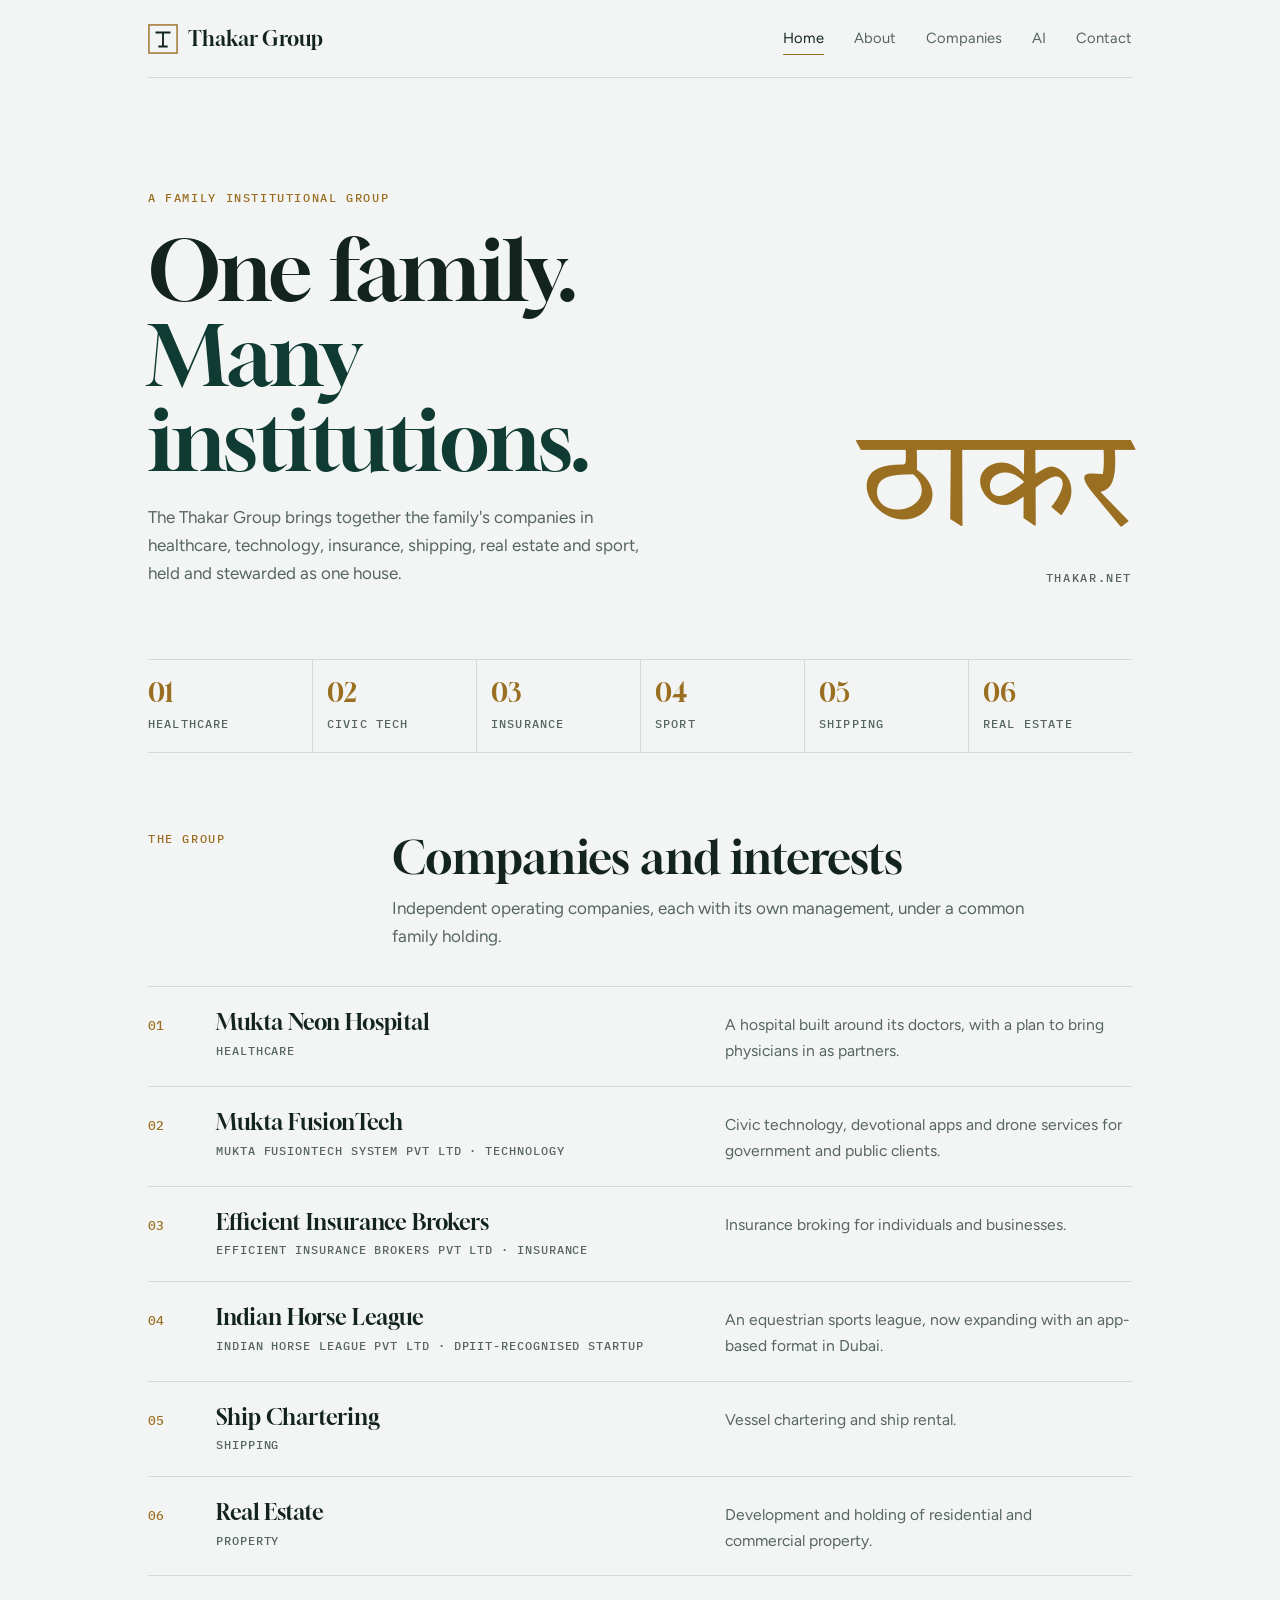
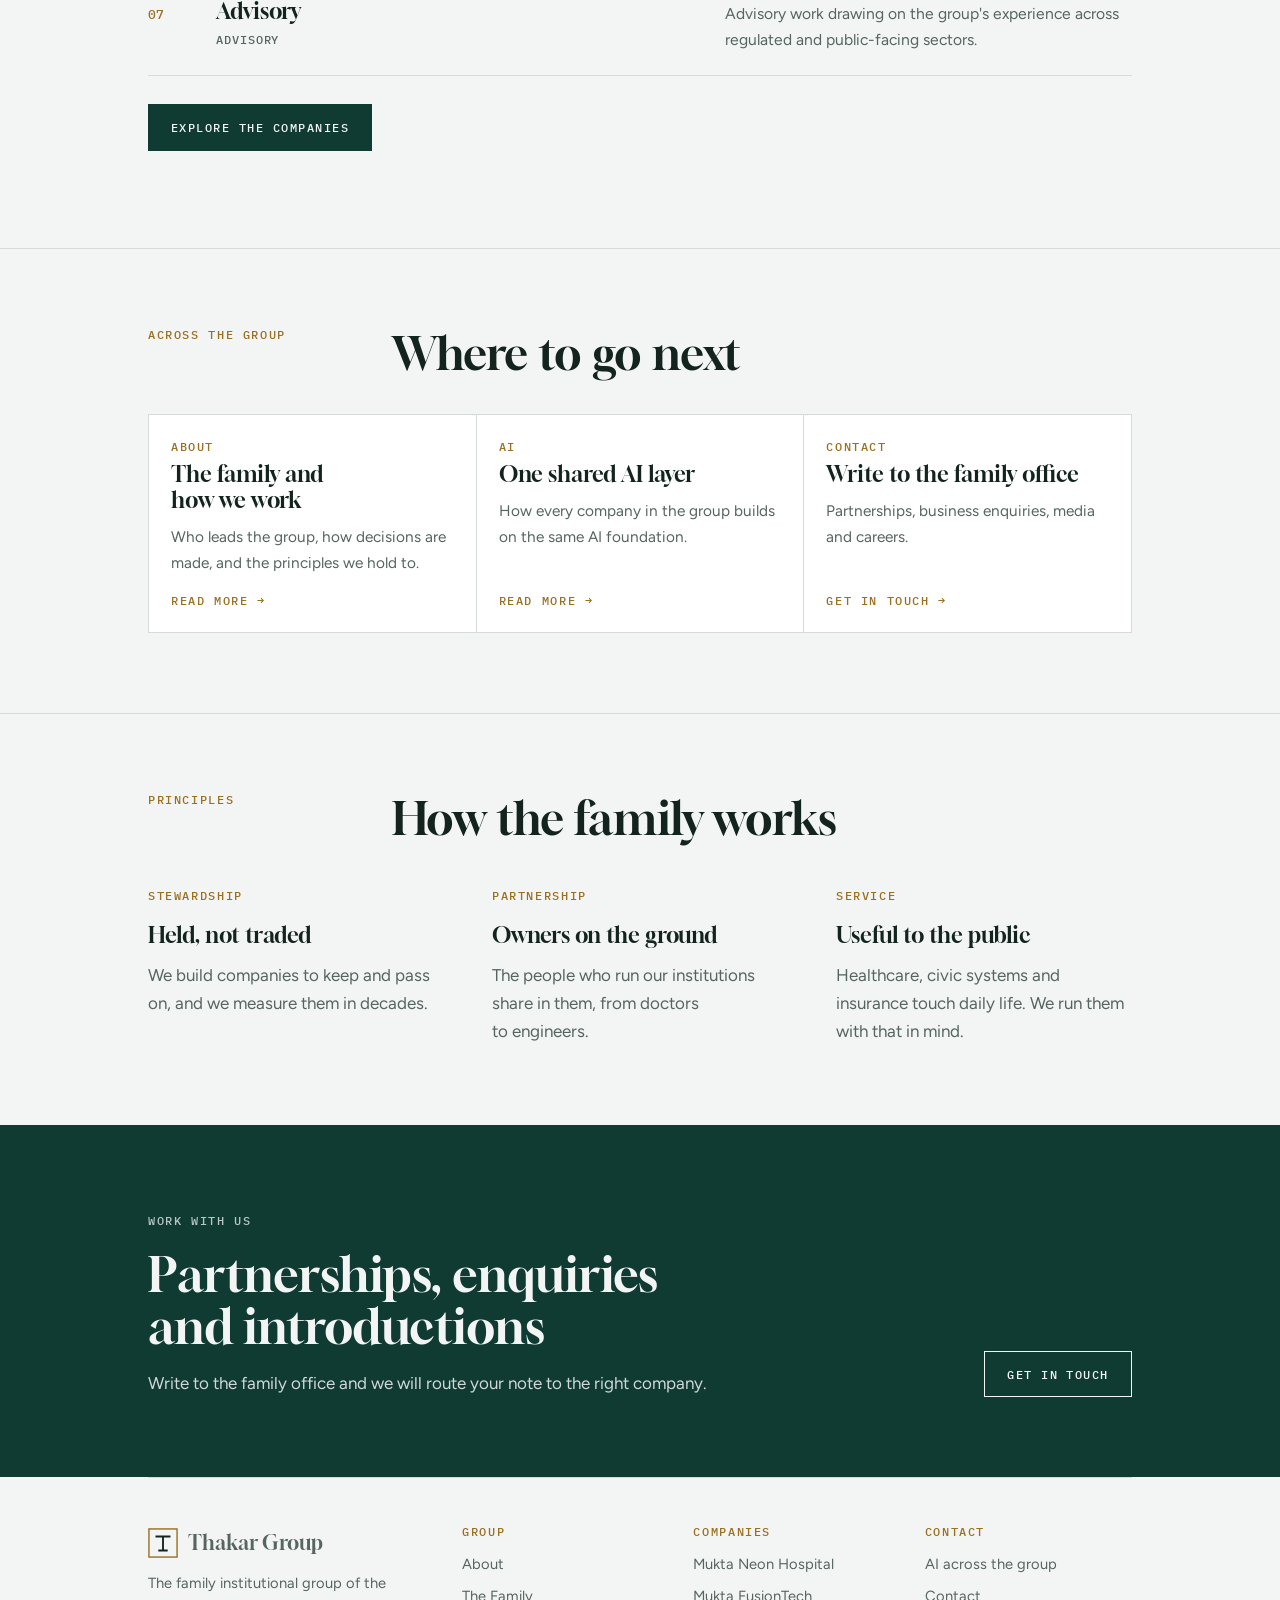
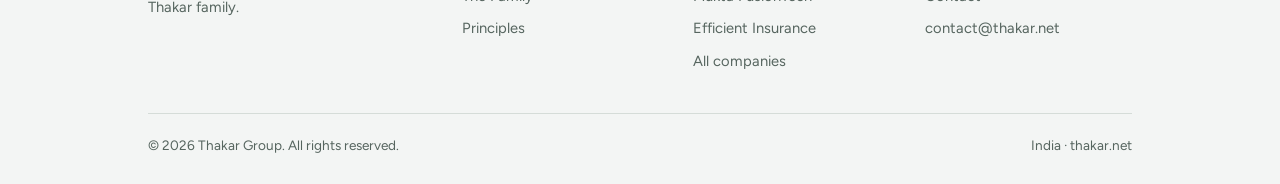
<file: index.html>
<!doctype html><html lang="en"><head><meta charset="utf-8"><meta name="viewport" content="width=device-width,initial-scale=1,viewport-fit=cover">
<title>Thakar Group</title>
<meta name="description" content="Thakar Group is the family institutional group of the Thakar family, with companies in healthcare, civic technology, insurance, sport, shipping and real estate.">
<link rel="canonical" href="https://www.thakar.net/">
<meta property="og:type" content="website"><meta property="og:site_name" content="Thakar Group">
<meta property="og:title" content="Thakar Group"><meta property="og:description" content="Thakar Group is the family institutional group of the Thakar family, with companies in healthcare, civic technology, insurance, sport, shipping and real estate."><meta property="og:url" content="https://www.thakar.net/">
<meta name="theme-color" content="#0F3B33">
<link rel="icon" href="data:image/svg+xml,%3Csvg xmlns='http://www.w3.org/2000/svg' viewBox='0 0 32 32'%3E%3Crect x='1' y='1' width='30' height='30' fill='%230F3B33'/%3E%3Cpath d='M8 9h16M16 9v15M11 24h10' stroke='%23D2A653' stroke-width='2.4' fill='none'/%3E%3C/svg%3E">
<link rel="preconnect" href="https://fonts.googleapis.com"><link rel="preconnect" href="https://fonts.gstatic.com" crossorigin>
<link rel="stylesheet" href="https://fonts.googleapis.com/css2?family=Gloock&family=Figtree:wght@400;500;600&family=IBM+Plex+Mono:wght@500&family=Tiro+Devanagari+Hindi&display=swap">
<link rel="stylesheet" href="/styles.css">
</head><body>
<a class="skip" href="#main">Skip to content</a>
<div class="wrap">
  <header class="top">
    <a class="mark" href="/" aria-label="Thakar Group home">
      <svg viewBox="0 0 32 32" aria-hidden="true"><rect x="1" y="1" width="30" height="30" fill="none" stroke="var(--brass)" stroke-width="1.5"/><path d="M8 9h16M16 9v15M11 24h10" stroke="var(--ink)" stroke-width="2" fill="none"/></svg>
      Thakar Group
    </a>
    <nav class="main" aria-label="Main"><a href="/" aria-current="page">Home</a><a href="/about">About</a><a href="/companies">Companies</a><a href="/ai">AI</a><a href="/contact">Contact</a></nav>
    <details class="menu"><summary aria-label="Menu">Menu</summary><div class="panel"><a href="/" aria-current="page">Home</a><a href="/about">About</a><a href="/companies">Companies</a><a href="/ai">AI</a><a href="/contact">Contact</a></div></details>
  </header>
</div>
<main id="main">
<div class="wrap">
  <div class="hero">
    <div>
      <span class="label">A family institutional group</span>
      <h1>One family.<br><em>Many institutions.</em></h1>
      <p>The Thakar Group brings together the family's companies in healthcare, technology, insurance, shipping, real estate and sport, held and stewarded as one house.</p>
    </div>
    <div class="deva" lang="hi">ठाकर<small>thakar.net</small></div>
  </div>
  <div class="sectors" aria-label="Sectors">
    <div><b>01</b>Healthcare</div><div><b>02</b>Civic tech</div><div><b>03</b>Insurance</div><div><b>04</b>Sport</div><div><b>05</b>Shipping</div><div><b>06</b>Real estate</div>
  </div>
</div>

<section style="border-top:0">
  <div class="wrap">
    <div class="sec-head"><span class="label">The Group</span><div><h2>Companies and interests</h2><p>Independent operating companies, each with its own management, under a common family holding.</p></div></div>
    <ol class="ventures"><li class="venture"><span class="idx">01</span><div><h3><a href="/companies#hospital">Mukta Neon Hospital</a></h3><div class="entity">Healthcare</div></div><p>A hospital built around its doctors, with a plan to bring physicians in as partners.</p></li><li class="venture"><span class="idx">02</span><div><h3><a href="/companies#fusiontech">Mukta FusionTech</a></h3><div class="entity">Mukta FusionTech System Pvt Ltd · Technology</div></div><p>Civic technology, devotional apps and drone services for government and public clients.</p></li><li class="venture"><span class="idx">03</span><div><h3><a href="/companies#insurance">Efficient Insurance Brokers</a></h3><div class="entity">Efficient Insurance Brokers Pvt Ltd · Insurance</div></div><p>Insurance broking for individuals and businesses.</p></li><li class="venture"><span class="idx">04</span><div><h3><a href="/companies#horse-league">Indian Horse League</a></h3><div class="entity">Indian Horse League Pvt Ltd · DPIIT-recognised startup</div></div><p>An equestrian sports league, now expanding with an app-based format in Dubai.</p></li><li class="venture"><span class="idx">05</span><div><h3><a href="/companies#shipping">Ship Chartering</a></h3><div class="entity">Shipping</div></div><p>Vessel chartering and ship rental.</p></li><li class="venture"><span class="idx">06</span><div><h3><a href="/companies#real-estate">Real Estate</a></h3><div class="entity">Property</div></div><p>Development and holding of residential and commercial property.</p></li><li class="venture"><span class="idx">07</span><div><h3><a href="/companies#advisory">Advisory</a></h3><div class="entity">Advisory</div></div><p>Advisory work drawing on the group's experience across regulated and public-facing sectors.</p></li></ol>
    <p style="margin-top:28px"><a class="btn solid" href="/companies">Explore the companies</a></p>
  </div>
</section>

<section>
  <div class="wrap">
    <div class="sec-head"><span class="label">Across the group</span><div><h2>Where to go next</h2></div></div>
    <div class="cards">
      <a class="card" href="/about"><span class="label">About</span><h3>The family and how we work</h3><p>Who leads the group, how decisions are made, and the principles we hold to.</p><span class="go">Read more →</span></a>
      <a class="card" href="/ai"><span class="label">AI</span><h3>One shared AI layer</h3><p>How every company in the group builds on the same AI foundation.</p><span class="go">Read more →</span></a>
      <a class="card" href="/contact"><span class="label">Contact</span><h3>Write to the family office</h3><p>Partnerships, business enquiries, media and careers.</p><span class="go">Get in touch →</span></a>
    </div>
  </div>
</section>

<section>
  <div class="wrap">
    <div class="sec-head"><span class="label">Principles</span><div><h2>How the family works</h2></div></div>
    <div class="values">
      <div><span class="label">Stewardship</span><h3>Held, not traded</h3><p>We build companies to keep and pass on, and we measure them in decades.</p></div>
      <div><span class="label">Partnership</span><h3>Owners on the ground</h3><p>The people who run our institutions share in them, from doctors to engineers.</p></div>
      <div><span class="label">Service</span><h3>Useful to the public</h3><p>Healthcare, civic systems and insurance touch daily life. We run them with that in mind.</p></div>
    </div>
  </div>
</section>
<section class="band">
  <div class="wrap cta">
    <div>
      <span class="label">Work with us</span>
      <h2>Partnerships, enquiries and introductions</h2>
      <p>Write to the family office and we will route your note to the right company.</p>
    </div>
    <a class="btn" href="/contact">Get in touch</a>
  </div>
</section>
</main>
<div class="wrap">
  <footer class="site">
    <div class="foot-grid">
      <div>
        <a class="mark" href="/"><svg viewBox="0 0 32 32" aria-hidden="true"><rect x="1" y="1" width="30" height="30" fill="none" stroke="var(--brass)" stroke-width="1.5"/><path d="M8 9h16M16 9v15M11 24h10" stroke="var(--ink)" stroke-width="2" fill="none"/></svg>Thakar Group</a>
        <p>The family institutional group of the Thakar family.</p>
      </div>
      <div><h4>Group</h4><ul><li><a href="/about">About</a></li><li><a href="/about#family">The Family</a></li><li><a href="/about#principles">Principles</a></li></ul></div>
      <div><h4>Companies</h4><ul><li><a href="/companies#hospital">Mukta Neon Hospital</a></li><li><a href="/companies#fusiontech">Mukta FusionTech</a></li><li><a href="/companies#insurance">Efficient Insurance</a></li><li><a href="/companies">All companies</a></li></ul></div>
      <div><h4>Contact</h4><ul><li><a href="/ai">AI across the group</a></li><li><a href="/contact">Contact</a></li><li><a href="mailto:contact@thakar.net">contact@thakar.net</a></li></ul></div>
    </div>
    <div class="foot-base"><span>© 2026 Thakar Group. All rights reserved.</span><span>India · thakar.net</span></div>
  </footer>
</div>
</body></html>
</file>
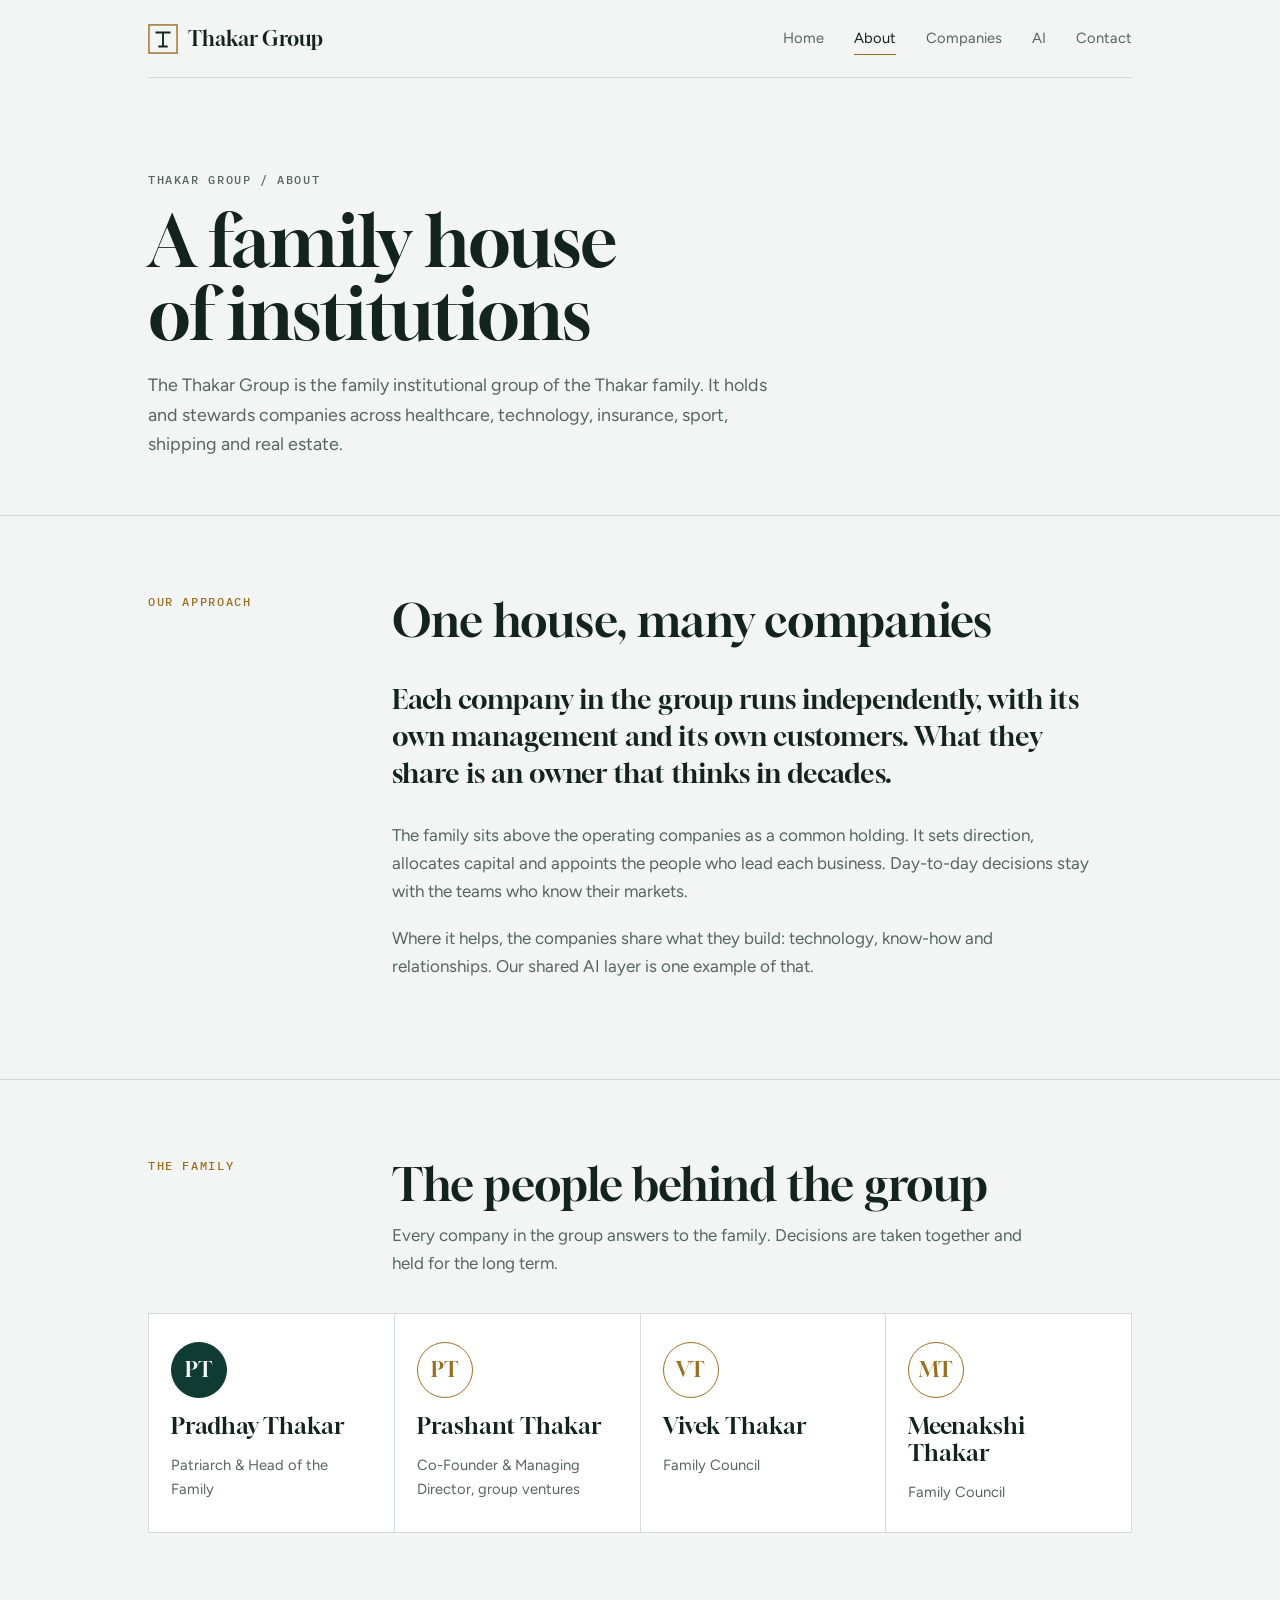
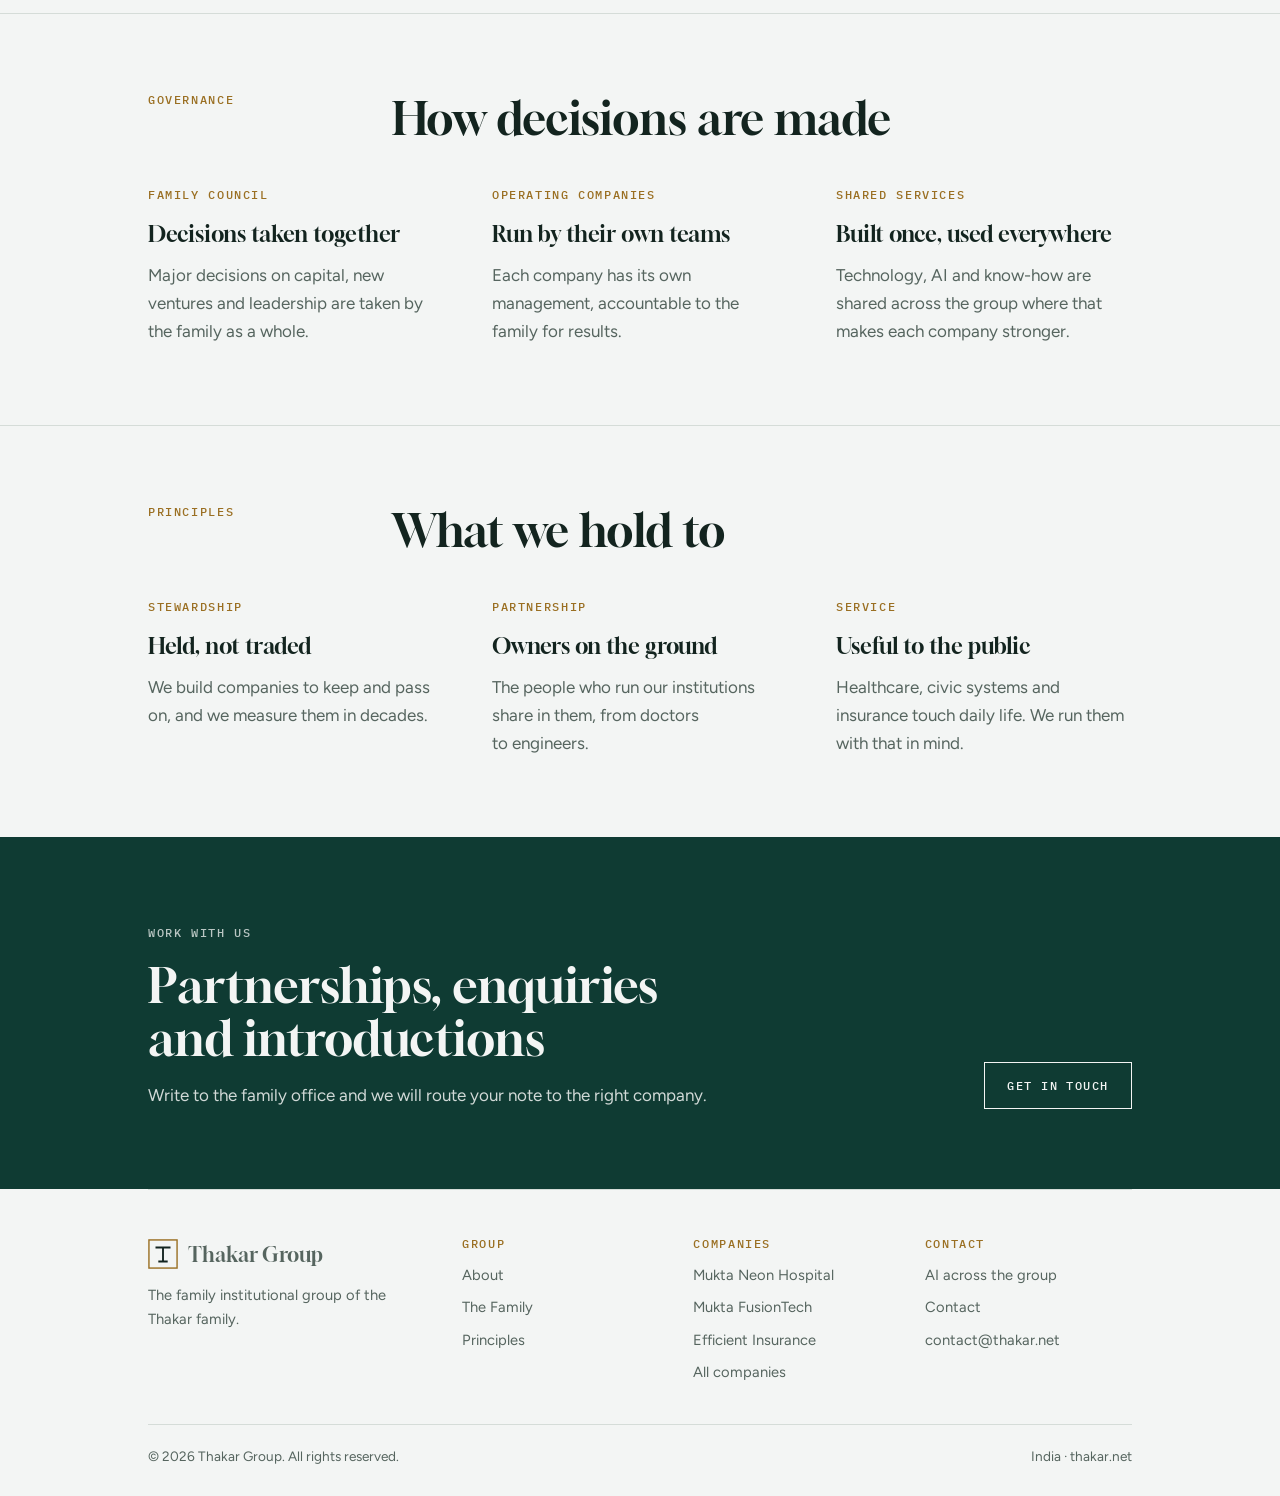
<file: about.html>
<!doctype html><html lang="en"><head><meta charset="utf-8"><meta name="viewport" content="width=device-width,initial-scale=1,viewport-fit=cover">
<title>About · Thakar Group</title>
<meta name="description" content="About the Thakar Group: the family, how decisions are made, and the principles behind the group.">
<link rel="canonical" href="https://www.thakar.net/about">
<meta property="og:type" content="website"><meta property="og:site_name" content="Thakar Group">
<meta property="og:title" content="About · Thakar Group"><meta property="og:description" content="About the Thakar Group: the family, how decisions are made, and the principles behind the group."><meta property="og:url" content="https://www.thakar.net/about">
<meta name="theme-color" content="#0F3B33">
<link rel="icon" href="data:image/svg+xml,%3Csvg xmlns='http://www.w3.org/2000/svg' viewBox='0 0 32 32'%3E%3Crect x='1' y='1' width='30' height='30' fill='%230F3B33'/%3E%3Cpath d='M8 9h16M16 9v15M11 24h10' stroke='%23D2A653' stroke-width='2.4' fill='none'/%3E%3C/svg%3E">
<link rel="preconnect" href="https://fonts.googleapis.com"><link rel="preconnect" href="https://fonts.gstatic.com" crossorigin>
<link rel="stylesheet" href="https://fonts.googleapis.com/css2?family=Gloock&family=Figtree:wght@400;500;600&family=IBM+Plex+Mono:wght@500&family=Tiro+Devanagari+Hindi&display=swap">
<link rel="stylesheet" href="/styles.css">
</head><body>
<a class="skip" href="#main">Skip to content</a>
<div class="wrap">
  <header class="top">
    <a class="mark" href="/" aria-label="Thakar Group home">
      <svg viewBox="0 0 32 32" aria-hidden="true"><rect x="1" y="1" width="30" height="30" fill="none" stroke="var(--brass)" stroke-width="1.5"/><path d="M8 9h16M16 9v15M11 24h10" stroke="var(--ink)" stroke-width="2" fill="none"/></svg>
      Thakar Group
    </a>
    <nav class="main" aria-label="Main"><a href="/">Home</a><a href="/about" aria-current="page">About</a><a href="/companies">Companies</a><a href="/ai">AI</a><a href="/contact">Contact</a></nav>
    <details class="menu"><summary aria-label="Menu">Menu</summary><div class="panel"><a href="/">Home</a><a href="/about" aria-current="page">About</a><a href="/companies">Companies</a><a href="/ai">AI</a><a href="/contact">Contact</a></div></details>
  </header>
</div>
<main id="main">
<div class="wrap page-hero">
  <div class="crumb"><a href="/">Thakar Group</a> / About</div>
  <h1>A family house of institutions</h1>
  <p>The Thakar Group is the family institutional group of the Thakar family. It holds and stewards companies across healthcare, technology, insurance, sport, shipping and real estate.</p>
</div>

<section>
  <div class="wrap">
    <div class="sec-head"><span class="label">Our approach</span><div><h2>One house, many companies</h2></div></div>
    <div class="prose offset">
      <p>Each company in the group runs independently, with its own management and its own customers. What they share is an owner that thinks in decades.</p>
      <p>The family sits above the operating companies as a common holding. It sets direction, allocates capital and appoints the people who lead each business. Day-to-day decisions stay with the teams who know their markets.</p>
      <p>Where it helps, the companies share what they build: technology, know-how and relationships. Our shared AI layer is one example of that.</p>
    </div>
  </div>
</section>

<section id="family">
  <div class="wrap">
    <div class="sec-head"><span class="label">The Family</span><div><h2>The people behind the group</h2><p>Every company in the group answers to the family. Decisions are taken together and held for the long term.</p></div></div>
    <div class="family">
      <article class="person elder"><div class="mono" aria-hidden="true">PT</div><h3>Pradhay Thakar</h3><div class="role">Patriarch &amp; Head of the Family</div></article>
      <article class="person"><div class="mono" aria-hidden="true">PT</div><h3>Prashant Thakar</h3><div class="role">Co-Founder &amp; Managing Director, group ventures</div></article>
      <article class="person"><div class="mono" aria-hidden="true">VT</div><h3>Vivek Thakar</h3><div class="role">Family Council</div></article>
      <article class="person"><div class="mono" aria-hidden="true">MT</div><h3>Meenakshi Thakar</h3><div class="role">Family Council</div></article>
    </div>
  </div>
</section>

<section id="governance">
  <div class="wrap">
    <div class="sec-head"><span class="label">Governance</span><div><h2>How decisions are made</h2></div></div>
    <div class="values">
      <div><span class="label">Family Council</span><h3>Decisions taken together</h3><p>Major decisions on capital, new ventures and leadership are taken by the family as a whole.</p></div>
      <div><span class="label">Operating companies</span><h3>Run by their own teams</h3><p>Each company has its own management, accountable to the family for results.</p></div>
      <div><span class="label">Shared services</span><h3>Built once, used everywhere</h3><p>Technology, AI and know-how are shared across the group where that makes each company stronger.</p></div>
    </div>
  </div>
</section>

<section id="principles">
  <div class="wrap">
    <div class="sec-head"><span class="label">Principles</span><div><h2>What we hold to</h2></div></div>
    <div class="values">
      <div><span class="label">Stewardship</span><h3>Held, not traded</h3><p>We build companies to keep and pass on, and we measure them in decades.</p></div>
      <div><span class="label">Partnership</span><h3>Owners on the ground</h3><p>The people who run our institutions share in them, from doctors to engineers.</p></div>
      <div><span class="label">Service</span><h3>Useful to the public</h3><p>Healthcare, civic systems and insurance touch daily life. We run them with that in mind.</p></div>
    </div>
  </div>
</section>
<section class="band">
  <div class="wrap cta">
    <div>
      <span class="label">Work with us</span>
      <h2>Partnerships, enquiries and introductions</h2>
      <p>Write to the family office and we will route your note to the right company.</p>
    </div>
    <a class="btn" href="/contact">Get in touch</a>
  </div>
</section>
</main>
<div class="wrap">
  <footer class="site">
    <div class="foot-grid">
      <div>
        <a class="mark" href="/"><svg viewBox="0 0 32 32" aria-hidden="true"><rect x="1" y="1" width="30" height="30" fill="none" stroke="var(--brass)" stroke-width="1.5"/><path d="M8 9h16M16 9v15M11 24h10" stroke="var(--ink)" stroke-width="2" fill="none"/></svg>Thakar Group</a>
        <p>The family institutional group of the Thakar family.</p>
      </div>
      <div><h4>Group</h4><ul><li><a href="/about">About</a></li><li><a href="/about#family">The Family</a></li><li><a href="/about#principles">Principles</a></li></ul></div>
      <div><h4>Companies</h4><ul><li><a href="/companies#hospital">Mukta Neon Hospital</a></li><li><a href="/companies#fusiontech">Mukta FusionTech</a></li><li><a href="/companies#insurance">Efficient Insurance</a></li><li><a href="/companies">All companies</a></li></ul></div>
      <div><h4>Contact</h4><ul><li><a href="/ai">AI across the group</a></li><li><a href="/contact">Contact</a></li><li><a href="mailto:contact@thakar.net">contact@thakar.net</a></li></ul></div>
    </div>
    <div class="foot-base"><span>© 2026 Thakar Group. All rights reserved.</span><span>India · thakar.net</span></div>
  </footer>
</div>
</body></html>
</file>
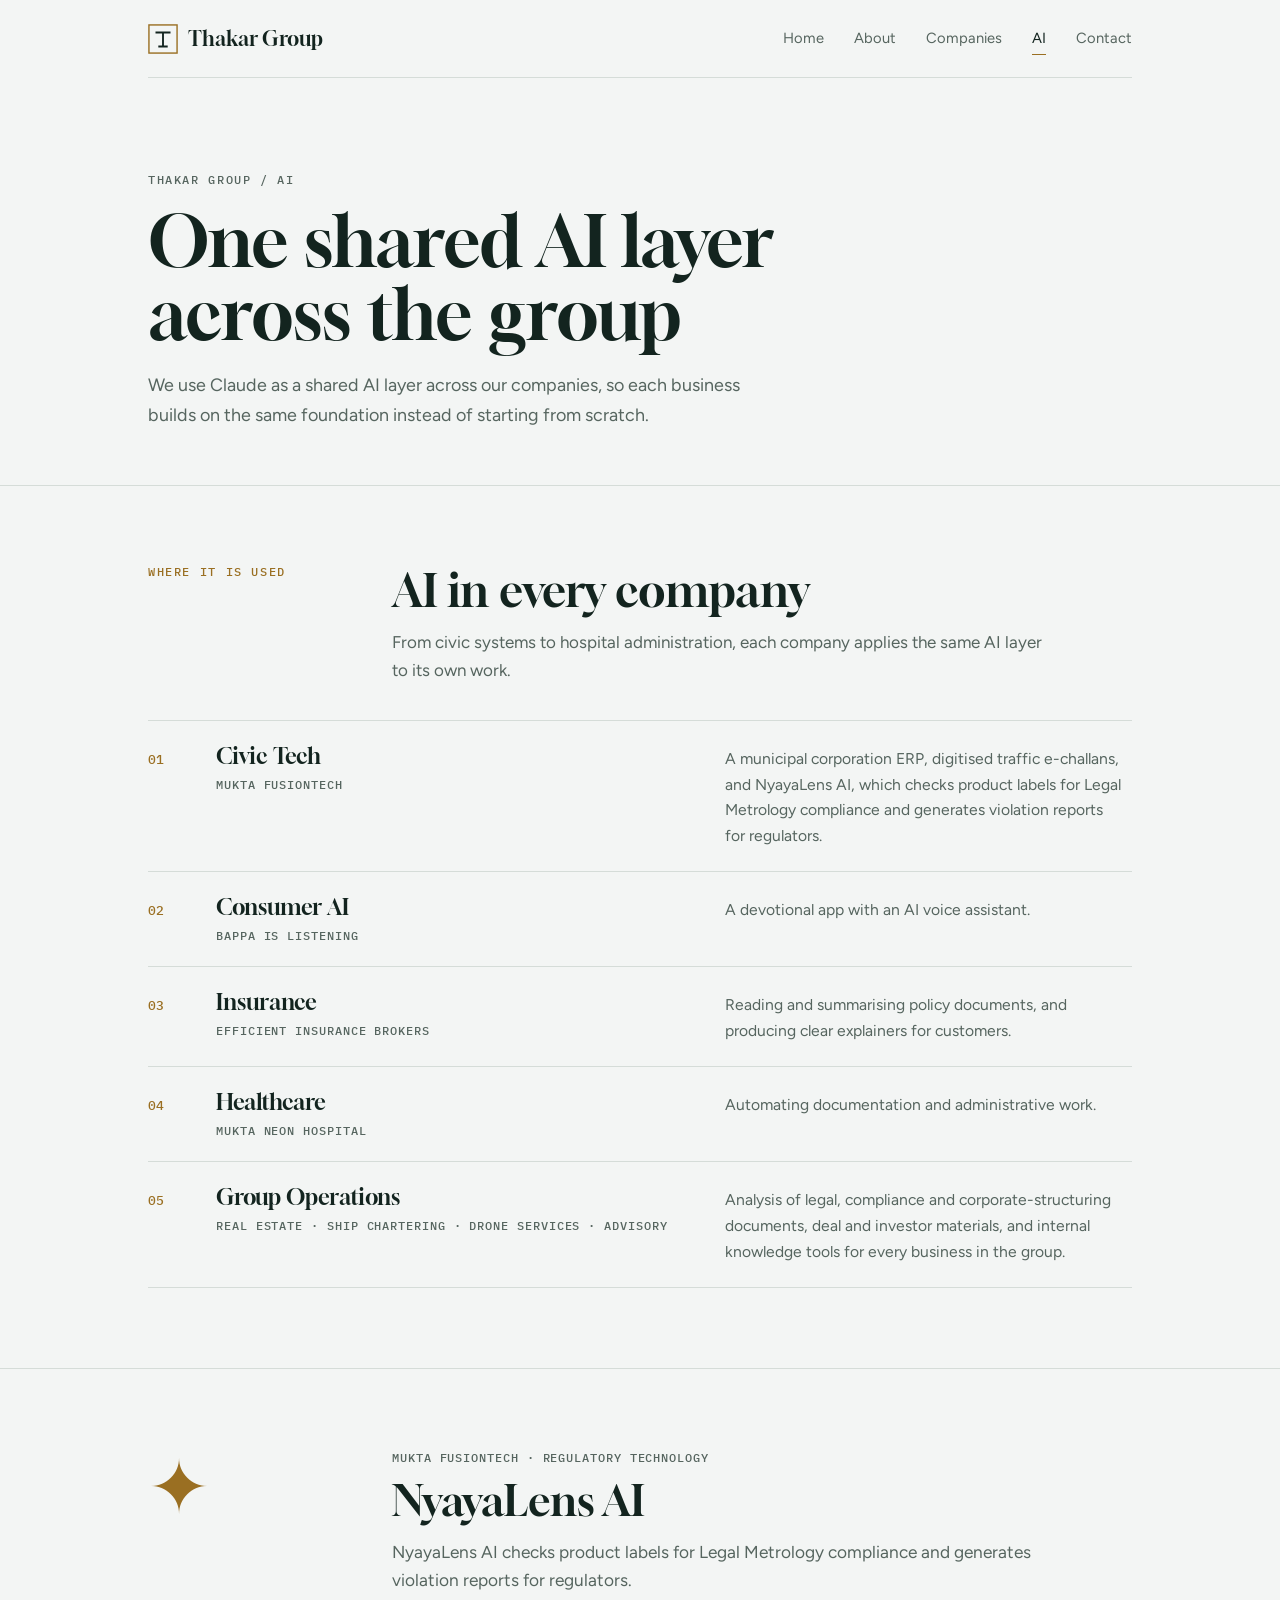
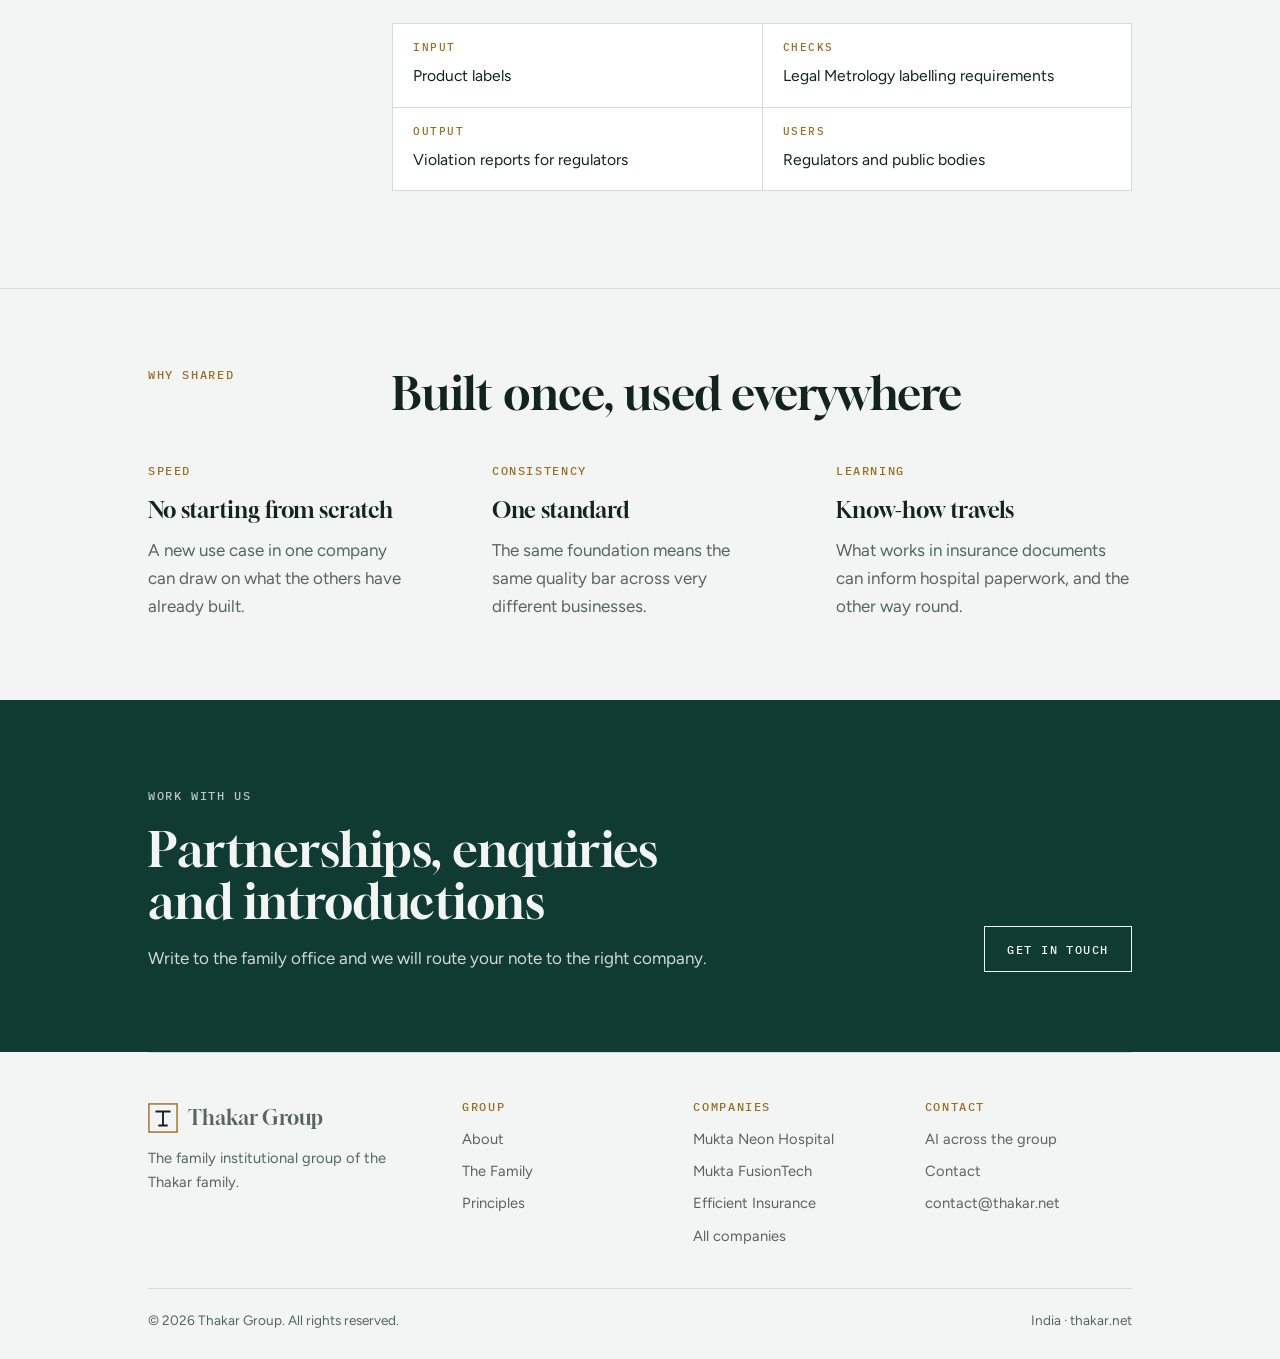
<file: ai.html>
<!doctype html><html lang="en"><head><meta charset="utf-8"><meta name="viewport" content="width=device-width,initial-scale=1,viewport-fit=cover">
<title>AI · Thakar Group</title>
<meta name="description" content="How the Thakar Group uses Claude as a shared AI layer across civic tech, consumer apps, insurance, healthcare and group operations.">
<link rel="canonical" href="https://www.thakar.net/ai">
<meta property="og:type" content="website"><meta property="og:site_name" content="Thakar Group">
<meta property="og:title" content="AI · Thakar Group"><meta property="og:description" content="How the Thakar Group uses Claude as a shared AI layer across civic tech, consumer apps, insurance, healthcare and group operations."><meta property="og:url" content="https://www.thakar.net/ai">
<meta name="theme-color" content="#0F3B33">
<link rel="icon" href="data:image/svg+xml,%3Csvg xmlns='http://www.w3.org/2000/svg' viewBox='0 0 32 32'%3E%3Crect x='1' y='1' width='30' height='30' fill='%230F3B33'/%3E%3Cpath d='M8 9h16M16 9v15M11 24h10' stroke='%23D2A653' stroke-width='2.4' fill='none'/%3E%3C/svg%3E">
<link rel="preconnect" href="https://fonts.googleapis.com"><link rel="preconnect" href="https://fonts.gstatic.com" crossorigin>
<link rel="stylesheet" href="https://fonts.googleapis.com/css2?family=Gloock&family=Figtree:wght@400;500;600&family=IBM+Plex+Mono:wght@500&family=Tiro+Devanagari+Hindi&display=swap">
<link rel="stylesheet" href="/styles.css">
</head><body>
<a class="skip" href="#main">Skip to content</a>
<div class="wrap">
  <header class="top">
    <a class="mark" href="/" aria-label="Thakar Group home">
      <svg viewBox="0 0 32 32" aria-hidden="true"><rect x="1" y="1" width="30" height="30" fill="none" stroke="var(--brass)" stroke-width="1.5"/><path d="M8 9h16M16 9v15M11 24h10" stroke="var(--ink)" stroke-width="2" fill="none"/></svg>
      Thakar Group
    </a>
    <nav class="main" aria-label="Main"><a href="/">Home</a><a href="/about">About</a><a href="/companies">Companies</a><a href="/ai" aria-current="page">AI</a><a href="/contact">Contact</a></nav>
    <details class="menu"><summary aria-label="Menu">Menu</summary><div class="panel"><a href="/">Home</a><a href="/about">About</a><a href="/companies">Companies</a><a href="/ai" aria-current="page">AI</a><a href="/contact">Contact</a></div></details>
  </header>
</div>
<main id="main">
<div class="wrap page-hero">
  <div class="crumb"><a href="/">Thakar Group</a> / AI</div>
  <h1>One shared AI layer across the group</h1>
  <p>We use Claude as a shared AI layer across our companies, so each business builds on the same foundation instead of starting from scratch.</p>
</div>

<section>
  <div class="wrap">
    <div class="sec-head"><span class="label">Where it is used</span><div><h2>AI in every company</h2><p>From civic systems to hospital administration, each company applies the same AI layer to its own work.</p></div></div>
    <ol class="ventures"><li class="venture"><span class="idx">01</span><div><h3><a href="/companies#fusiontech">Civic Tech</a></h3><div class="entity">Mukta FusionTech</div></div><p>A municipal corporation ERP, digitised traffic e-challans, and NyayaLens AI, which checks product labels for Legal Metrology compliance and generates violation reports for regulators.</p></li><li class="venture"><span class="idx">02</span><div><h3><a href="/companies#fusiontech">Consumer AI</a></h3><div class="entity">Bappa Is Listening</div></div><p>A devotional app with an AI voice assistant.</p></li><li class="venture"><span class="idx">03</span><div><h3><a href="/companies#insurance">Insurance</a></h3><div class="entity">Efficient Insurance Brokers</div></div><p>Reading and summarising policy documents, and producing clear explainers for customers.</p></li><li class="venture"><span class="idx">04</span><div><h3><a href="/companies#hospital">Healthcare</a></h3><div class="entity">Mukta Neon Hospital</div></div><p>Automating documentation and administrative work.</p></li><li class="venture"><span class="idx">05</span><div><h3><a href="/companies">Group Operations</a></h3><div class="entity">Real estate · Ship chartering · Drone services · Advisory</div></div><p>Analysis of legal, compliance and corporate-structuring documents, deal and investor materials, and internal knowledge tools for every business in the group.</p></li></ol>
  </div>
</section>

<section id="nyayalens">
  <div class="wrap company">
    <div class="num">✦</div>
    <div>
      <div class="entity" style="margin:0 0 12px">Mukta FusionTech · Regulatory technology</div>
      <h2>NyayaLens AI</h2>
      <p class="lede">NyayaLens AI checks product labels for Legal Metrology compliance and generates violation reports for regulators.</p>
      <dl class="facts">
        <div><dt>Input</dt><dd>Product labels</dd></div>
        <div><dt>Checks</dt><dd>Legal Metrology labelling requirements</dd></div>
        <div><dt>Output</dt><dd>Violation reports for regulators</dd></div>
        <div><dt>Users</dt><dd>Regulators and public bodies</dd></div>
      </dl>
    </div>
  </div>
</section>

<section>
  <div class="wrap">
    <div class="sec-head"><span class="label">Why shared</span><div><h2>Built once, used everywhere</h2></div></div>
    <div class="values">
      <div><span class="label">Speed</span><h3>No starting from scratch</h3><p>A new use case in one company can draw on what the others have already built.</p></div>
      <div><span class="label">Consistency</span><h3>One standard</h3><p>The same foundation means the same quality bar across very different businesses.</p></div>
      <div><span class="label">Learning</span><h3>Know-how travels</h3><p>What works in insurance documents can inform hospital paperwork, and the other way round.</p></div>
    </div>
  </div>
</section>
<section class="band">
  <div class="wrap cta">
    <div>
      <span class="label">Work with us</span>
      <h2>Partnerships, enquiries and introductions</h2>
      <p>Write to the family office and we will route your note to the right company.</p>
    </div>
    <a class="btn" href="/contact">Get in touch</a>
  </div>
</section>
</main>
<div class="wrap">
  <footer class="site">
    <div class="foot-grid">
      <div>
        <a class="mark" href="/"><svg viewBox="0 0 32 32" aria-hidden="true"><rect x="1" y="1" width="30" height="30" fill="none" stroke="var(--brass)" stroke-width="1.5"/><path d="M8 9h16M16 9v15M11 24h10" stroke="var(--ink)" stroke-width="2" fill="none"/></svg>Thakar Group</a>
        <p>The family institutional group of the Thakar family.</p>
      </div>
      <div><h4>Group</h4><ul><li><a href="/about">About</a></li><li><a href="/about#family">The Family</a></li><li><a href="/about#principles">Principles</a></li></ul></div>
      <div><h4>Companies</h4><ul><li><a href="/companies#hospital">Mukta Neon Hospital</a></li><li><a href="/companies#fusiontech">Mukta FusionTech</a></li><li><a href="/companies#insurance">Efficient Insurance</a></li><li><a href="/companies">All companies</a></li></ul></div>
      <div><h4>Contact</h4><ul><li><a href="/ai">AI across the group</a></li><li><a href="/contact">Contact</a></li><li><a href="mailto:contact@thakar.net">contact@thakar.net</a></li></ul></div>
    </div>
    <div class="foot-base"><span>© 2026 Thakar Group. All rights reserved.</span><span>India · thakar.net</span></div>
  </footer>
</div>
</body></html>
</file>
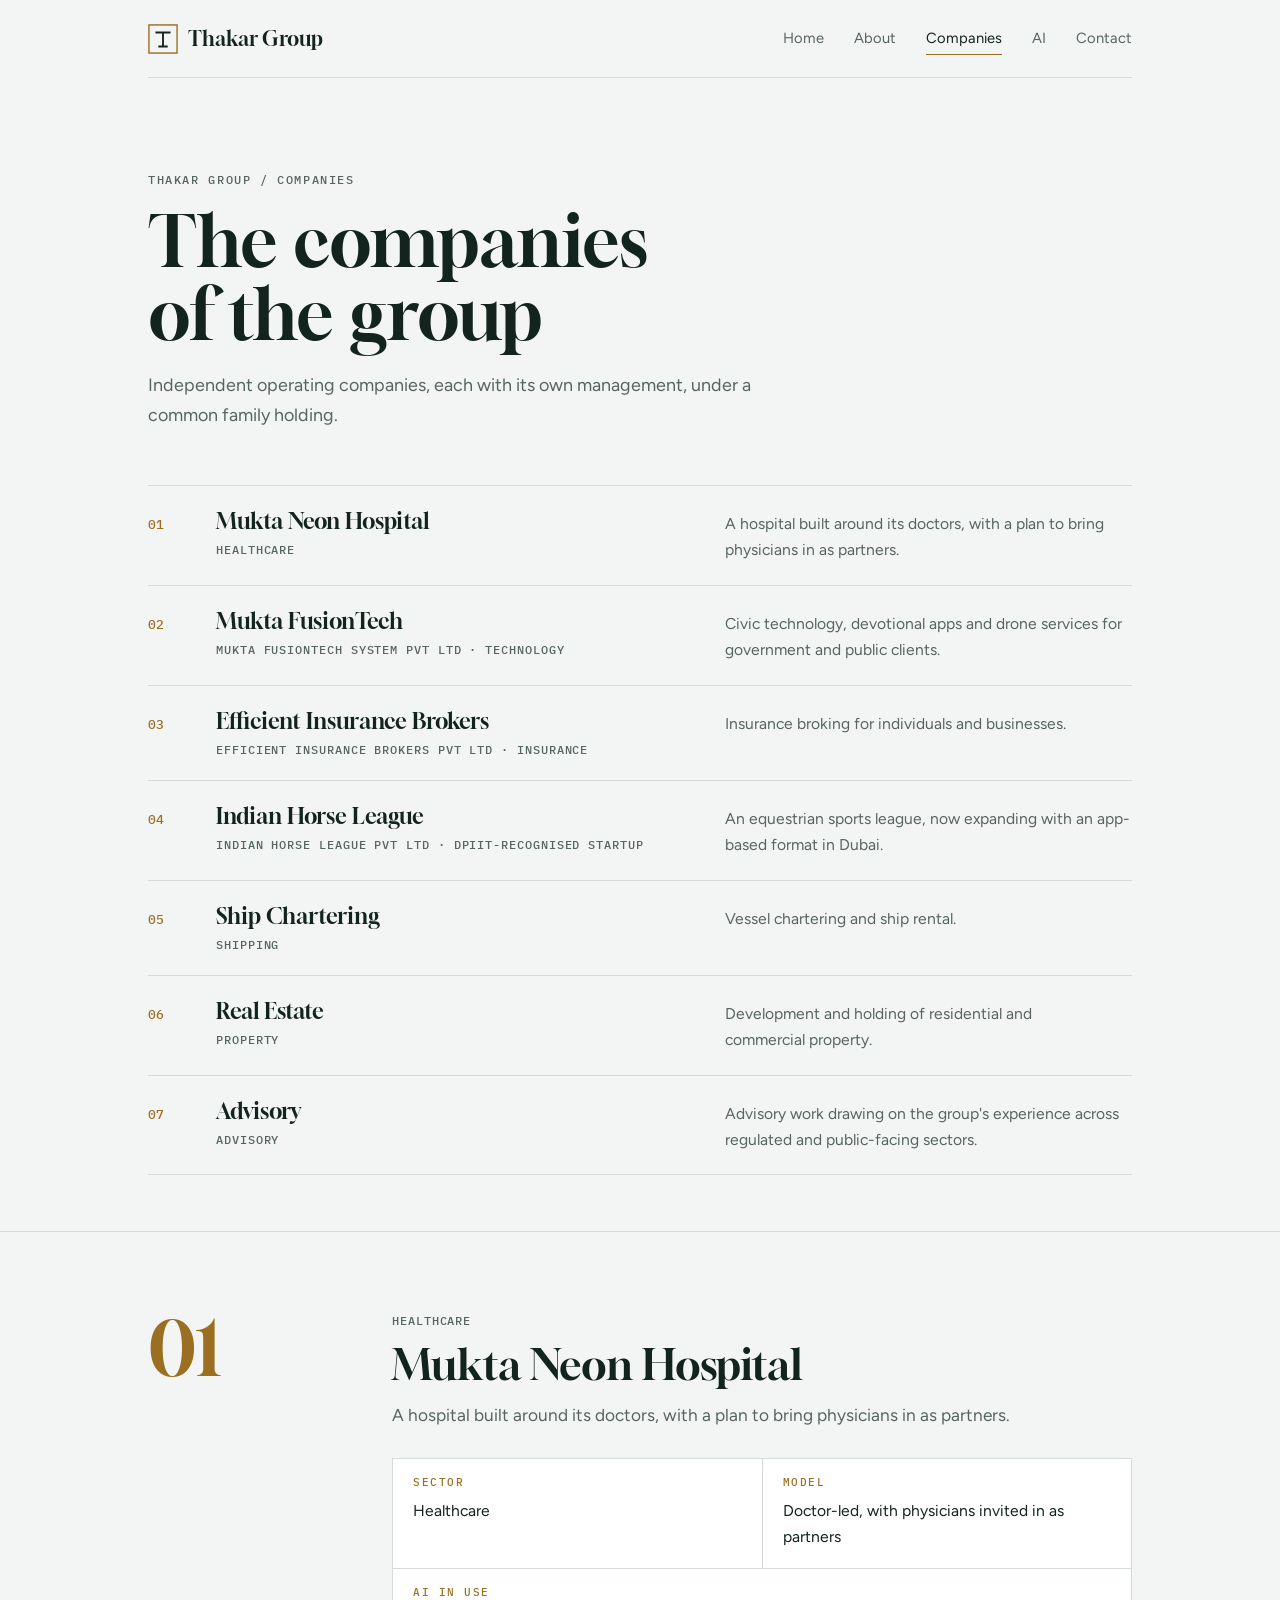
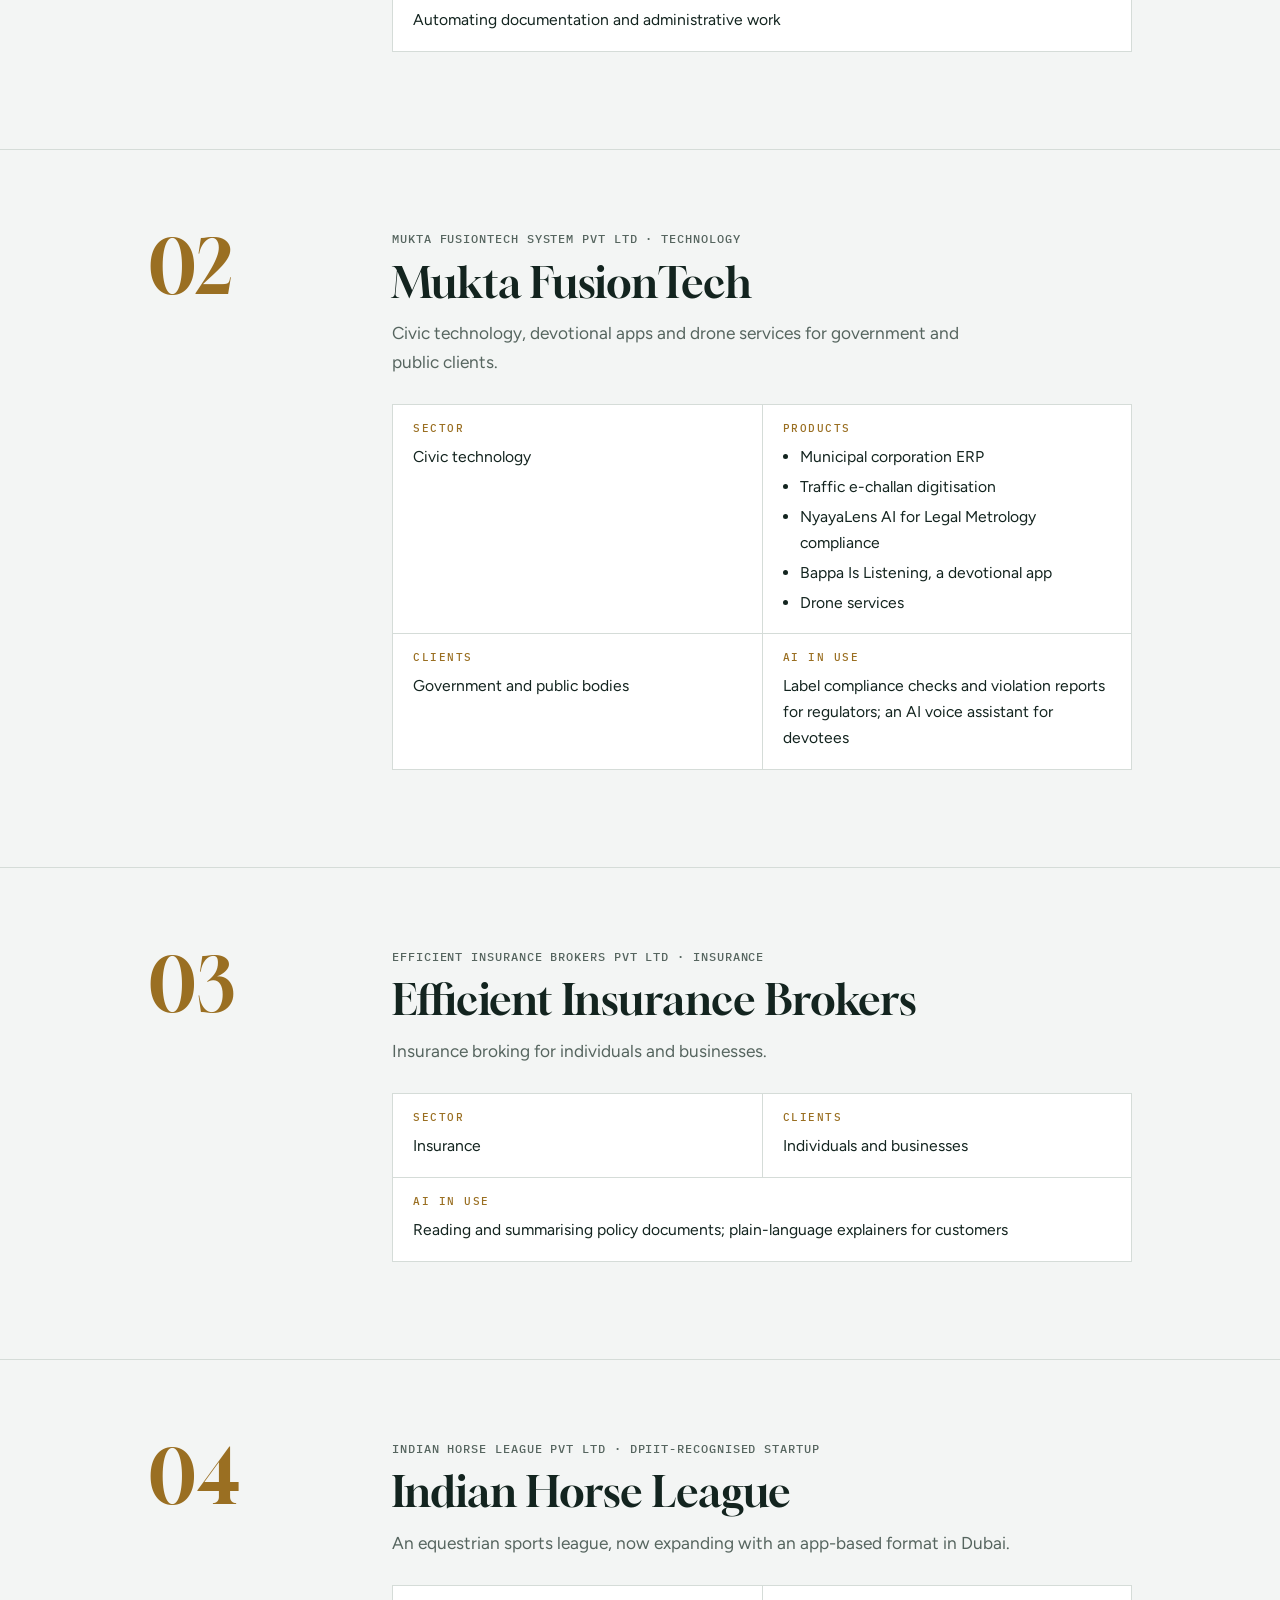
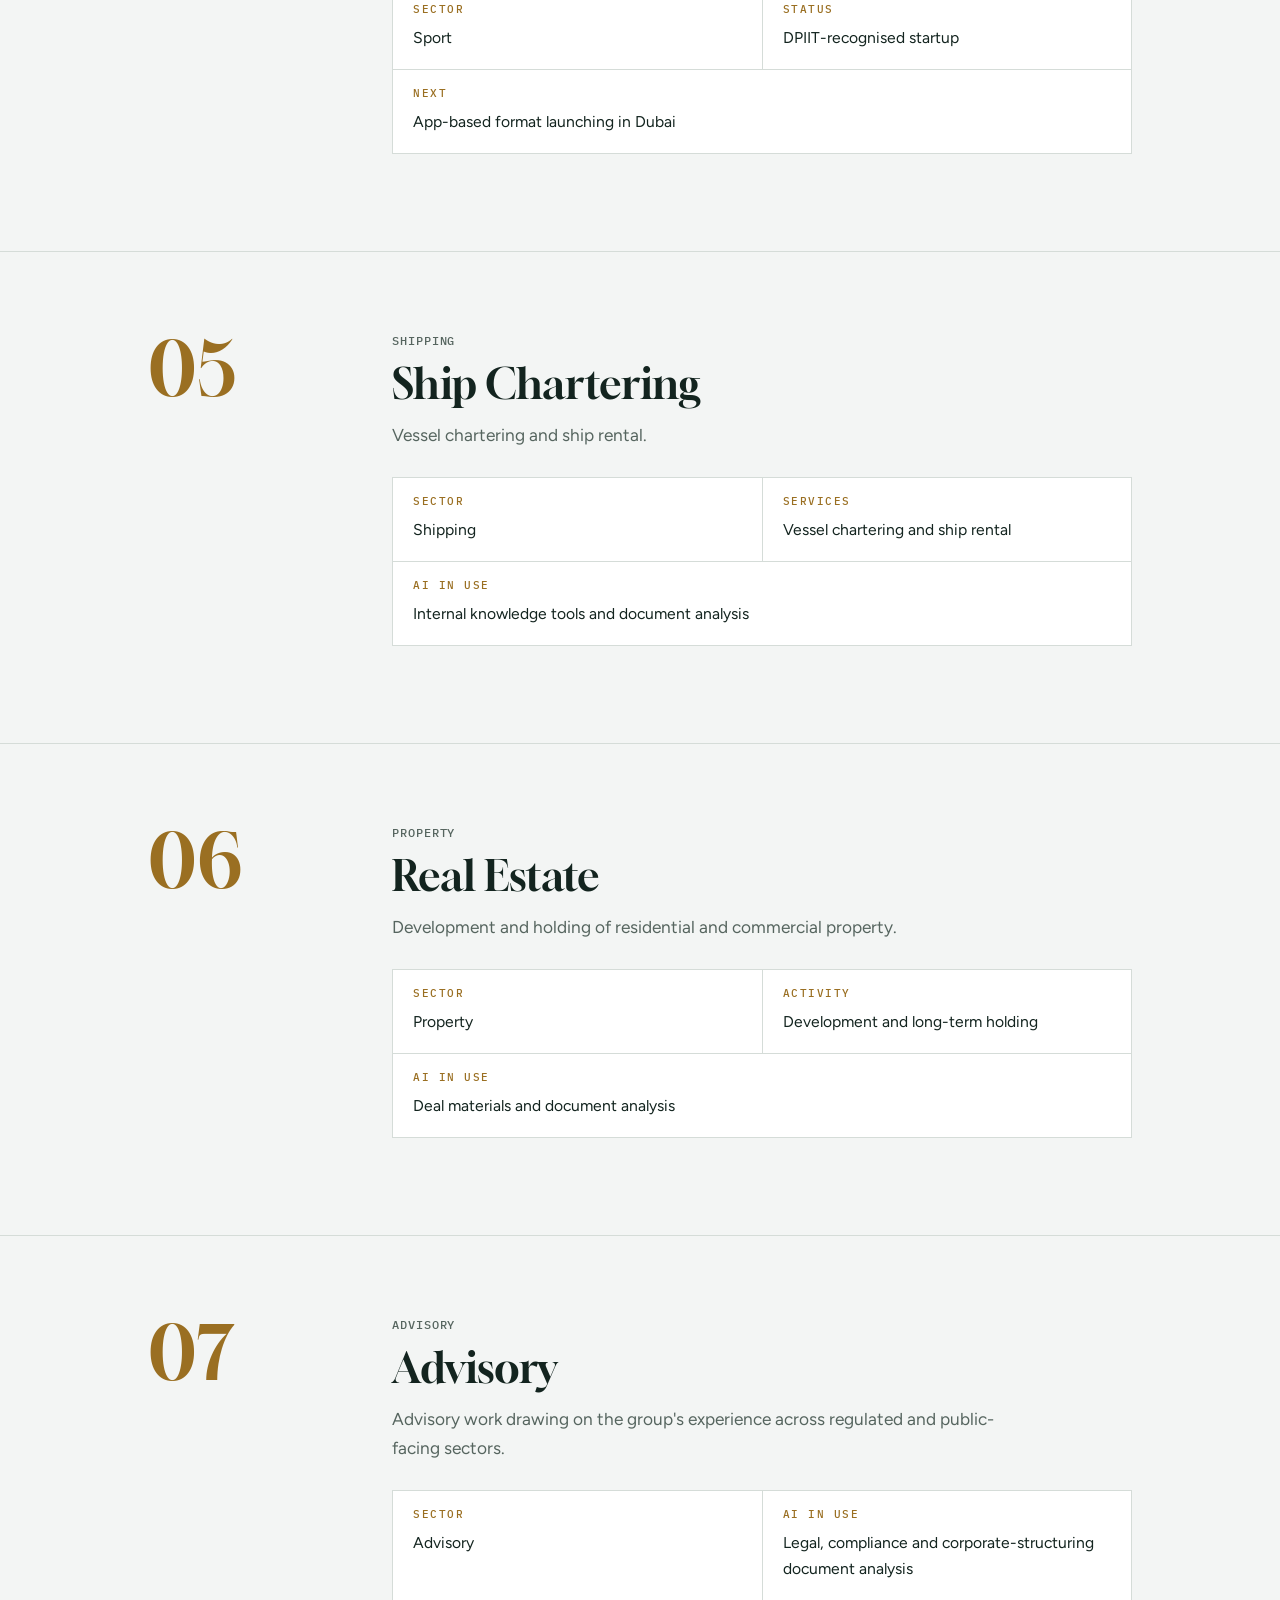
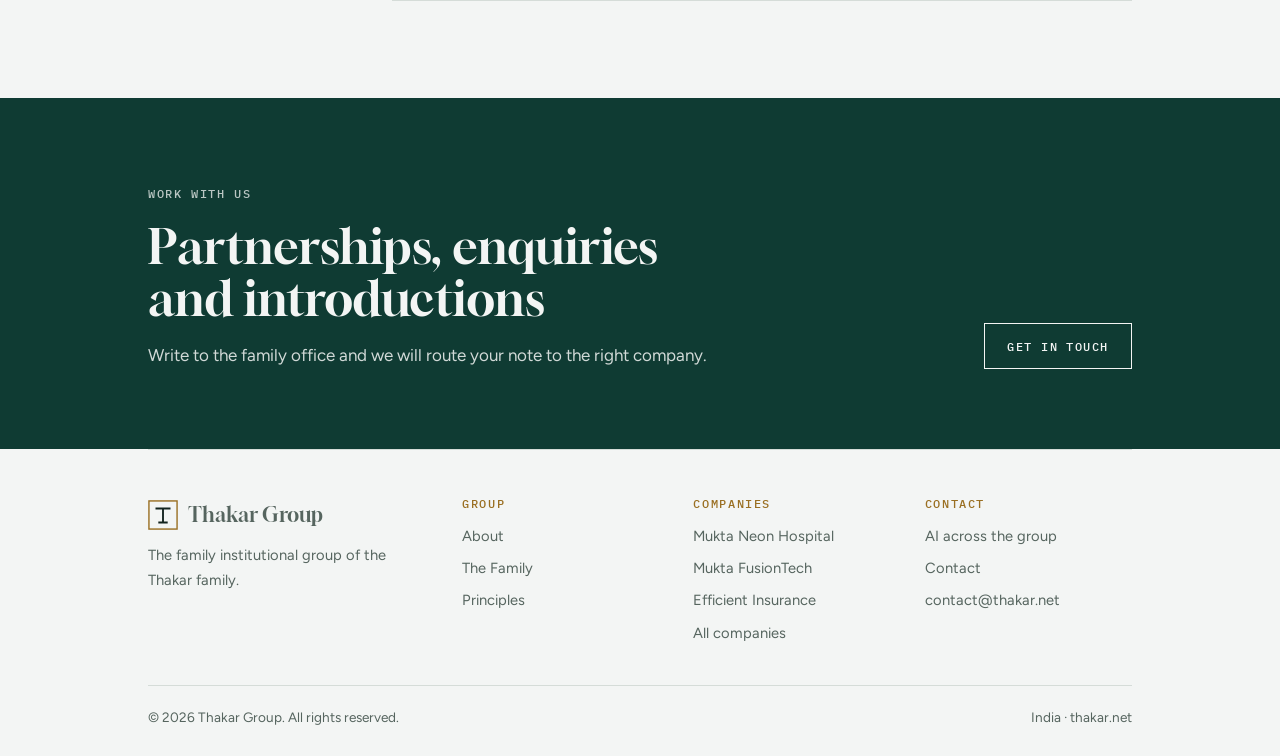
<file: companies.html>
<!doctype html><html lang="en"><head><meta charset="utf-8"><meta name="viewport" content="width=device-width,initial-scale=1,viewport-fit=cover">
<title>Companies · Thakar Group</title>
<meta name="description" content="The companies of the Thakar Group: Mukta Neon Hospital, Mukta FusionTech, Efficient Insurance Brokers, Indian Horse League, ship chartering, real estate and advisory.">
<link rel="canonical" href="https://www.thakar.net/companies">
<meta property="og:type" content="website"><meta property="og:site_name" content="Thakar Group">
<meta property="og:title" content="Companies · Thakar Group"><meta property="og:description" content="The companies of the Thakar Group: Mukta Neon Hospital, Mukta FusionTech, Efficient Insurance Brokers, Indian Horse League, ship chartering, real estate and advisory."><meta property="og:url" content="https://www.thakar.net/companies">
<meta name="theme-color" content="#0F3B33">
<link rel="icon" href="data:image/svg+xml,%3Csvg xmlns='http://www.w3.org/2000/svg' viewBox='0 0 32 32'%3E%3Crect x='1' y='1' width='30' height='30' fill='%230F3B33'/%3E%3Cpath d='M8 9h16M16 9v15M11 24h10' stroke='%23D2A653' stroke-width='2.4' fill='none'/%3E%3C/svg%3E">
<link rel="preconnect" href="https://fonts.googleapis.com"><link rel="preconnect" href="https://fonts.gstatic.com" crossorigin>
<link rel="stylesheet" href="https://fonts.googleapis.com/css2?family=Gloock&family=Figtree:wght@400;500;600&family=IBM+Plex+Mono:wght@500&family=Tiro+Devanagari+Hindi&display=swap">
<link rel="stylesheet" href="/styles.css">
</head><body>
<a class="skip" href="#main">Skip to content</a>
<div class="wrap">
  <header class="top">
    <a class="mark" href="/" aria-label="Thakar Group home">
      <svg viewBox="0 0 32 32" aria-hidden="true"><rect x="1" y="1" width="30" height="30" fill="none" stroke="var(--brass)" stroke-width="1.5"/><path d="M8 9h16M16 9v15M11 24h10" stroke="var(--ink)" stroke-width="2" fill="none"/></svg>
      Thakar Group
    </a>
    <nav class="main" aria-label="Main"><a href="/">Home</a><a href="/about">About</a><a href="/companies" aria-current="page">Companies</a><a href="/ai">AI</a><a href="/contact">Contact</a></nav>
    <details class="menu"><summary aria-label="Menu">Menu</summary><div class="panel"><a href="/">Home</a><a href="/about">About</a><a href="/companies" aria-current="page">Companies</a><a href="/ai">AI</a><a href="/contact">Contact</a></div></details>
  </header>
</div>
<main id="main">
<div class="wrap page-hero">
  <div class="crumb"><a href="/">Thakar Group</a> / Companies</div>
  <h1>The companies of the group</h1>
  <p>Independent operating companies, each with its own management, under a common family holding.</p>
</div>
<div class="wrap" style="padding-bottom:clamp(32px,5vw,56px)">
  <ol class="ventures"><li class="venture"><span class="idx">01</span><div><h3><a href="/companies#hospital">Mukta Neon Hospital</a></h3><div class="entity">Healthcare</div></div><p>A hospital built around its doctors, with a plan to bring physicians in as partners.</p></li><li class="venture"><span class="idx">02</span><div><h3><a href="/companies#fusiontech">Mukta FusionTech</a></h3><div class="entity">Mukta FusionTech System Pvt Ltd · Technology</div></div><p>Civic technology, devotional apps and drone services for government and public clients.</p></li><li class="venture"><span class="idx">03</span><div><h3><a href="/companies#insurance">Efficient Insurance Brokers</a></h3><div class="entity">Efficient Insurance Brokers Pvt Ltd · Insurance</div></div><p>Insurance broking for individuals and businesses.</p></li><li class="venture"><span class="idx">04</span><div><h3><a href="/companies#horse-league">Indian Horse League</a></h3><div class="entity">Indian Horse League Pvt Ltd · DPIIT-recognised startup</div></div><p>An equestrian sports league, now expanding with an app-based format in Dubai.</p></li><li class="venture"><span class="idx">05</span><div><h3><a href="/companies#shipping">Ship Chartering</a></h3><div class="entity">Shipping</div></div><p>Vessel chartering and ship rental.</p></li><li class="venture"><span class="idx">06</span><div><h3><a href="/companies#real-estate">Real Estate</a></h3><div class="entity">Property</div></div><p>Development and holding of residential and commercial property.</p></li><li class="venture"><span class="idx">07</span><div><h3><a href="/companies#advisory">Advisory</a></h3><div class="entity">Advisory</div></div><p>Advisory work drawing on the group's experience across regulated and public-facing sectors.</p></li></ol>
</div>
<section id="hospital" class="company-sec">
  <div class="wrap company">
    <div class="num">01</div>
    <div>
      <div class="entity" style="margin:0 0 12px">Healthcare</div>
      <h2>Mukta Neon Hospital</h2>
      <p class="lede">A hospital built around its doctors, with a plan to bring physicians in as partners.</p>
      <dl class="facts"><div><dt>Sector</dt><dd>Healthcare</dd></div><div><dt>Model</dt><dd>Doctor-led, with physicians invited in as partners</dd></div><div><dt>AI in use</dt><dd>Automating documentation and administrative work</dd></div></dl>
    </div>
  </div>
</section>
<section id="fusiontech" class="company-sec">
  <div class="wrap company">
    <div class="num">02</div>
    <div>
      <div class="entity" style="margin:0 0 12px">Mukta FusionTech System Pvt Ltd · Technology</div>
      <h2>Mukta FusionTech</h2>
      <p class="lede">Civic technology, devotional apps and drone services for government and public clients.</p>
      <dl class="facts"><div><dt>Sector</dt><dd>Civic technology</dd></div><div><dt>Products</dt><dd><ul><li>Municipal corporation ERP</li><li>Traffic e-challan digitisation</li><li>NyayaLens AI for Legal Metrology compliance</li><li>Bappa Is Listening, a devotional app</li><li>Drone services</li></ul></dd></div><div><dt>Clients</dt><dd>Government and public bodies</dd></div><div><dt>AI in use</dt><dd>Label compliance checks and violation reports for regulators; an AI voice assistant for devotees</dd></div></dl>
    </div>
  </div>
</section>
<section id="insurance" class="company-sec">
  <div class="wrap company">
    <div class="num">03</div>
    <div>
      <div class="entity" style="margin:0 0 12px">Efficient Insurance Brokers Pvt Ltd · Insurance</div>
      <h2>Efficient Insurance Brokers</h2>
      <p class="lede">Insurance broking for individuals and businesses.</p>
      <dl class="facts"><div><dt>Sector</dt><dd>Insurance</dd></div><div><dt>Clients</dt><dd>Individuals and businesses</dd></div><div><dt>AI in use</dt><dd>Reading and summarising policy documents; plain-language explainers for customers</dd></div></dl>
    </div>
  </div>
</section>
<section id="horse-league" class="company-sec">
  <div class="wrap company">
    <div class="num">04</div>
    <div>
      <div class="entity" style="margin:0 0 12px">Indian Horse League Pvt Ltd · DPIIT-recognised startup</div>
      <h2>Indian Horse League</h2>
      <p class="lede">An equestrian sports league, now expanding with an app-based format in Dubai.</p>
      <dl class="facts"><div><dt>Sector</dt><dd>Sport</dd></div><div><dt>Status</dt><dd>DPIIT-recognised startup</dd></div><div><dt>Next</dt><dd>App-based format launching in Dubai</dd></div></dl>
    </div>
  </div>
</section>
<section id="shipping" class="company-sec">
  <div class="wrap company">
    <div class="num">05</div>
    <div>
      <div class="entity" style="margin:0 0 12px">Shipping</div>
      <h2>Ship Chartering</h2>
      <p class="lede">Vessel chartering and ship rental.</p>
      <dl class="facts"><div><dt>Sector</dt><dd>Shipping</dd></div><div><dt>Services</dt><dd>Vessel chartering and ship rental</dd></div><div><dt>AI in use</dt><dd>Internal knowledge tools and document analysis</dd></div></dl>
    </div>
  </div>
</section>
<section id="real-estate" class="company-sec">
  <div class="wrap company">
    <div class="num">06</div>
    <div>
      <div class="entity" style="margin:0 0 12px">Property</div>
      <h2>Real Estate</h2>
      <p class="lede">Development and holding of residential and commercial property.</p>
      <dl class="facts"><div><dt>Sector</dt><dd>Property</dd></div><div><dt>Activity</dt><dd>Development and long-term holding</dd></div><div><dt>AI in use</dt><dd>Deal materials and document analysis</dd></div></dl>
    </div>
  </div>
</section>
<section id="advisory" class="company-sec">
  <div class="wrap company">
    <div class="num">07</div>
    <div>
      <div class="entity" style="margin:0 0 12px">Advisory</div>
      <h2>Advisory</h2>
      <p class="lede">Advisory work drawing on the group's experience across regulated and public-facing sectors.</p>
      <dl class="facts"><div><dt>Sector</dt><dd>Advisory</dd></div><div><dt>AI in use</dt><dd>Legal, compliance and corporate-structuring document analysis</dd></div></dl>
    </div>
  </div>
</section>
<section class="band">
  <div class="wrap cta">
    <div>
      <span class="label">Work with us</span>
      <h2>Partnerships, enquiries and introductions</h2>
      <p>Write to the family office and we will route your note to the right company.</p>
    </div>
    <a class="btn" href="/contact">Get in touch</a>
  </div>
</section>
</main>
<div class="wrap">
  <footer class="site">
    <div class="foot-grid">
      <div>
        <a class="mark" href="/"><svg viewBox="0 0 32 32" aria-hidden="true"><rect x="1" y="1" width="30" height="30" fill="none" stroke="var(--brass)" stroke-width="1.5"/><path d="M8 9h16M16 9v15M11 24h10" stroke="var(--ink)" stroke-width="2" fill="none"/></svg>Thakar Group</a>
        <p>The family institutional group of the Thakar family.</p>
      </div>
      <div><h4>Group</h4><ul><li><a href="/about">About</a></li><li><a href="/about#family">The Family</a></li><li><a href="/about#principles">Principles</a></li></ul></div>
      <div><h4>Companies</h4><ul><li><a href="/companies#hospital">Mukta Neon Hospital</a></li><li><a href="/companies#fusiontech">Mukta FusionTech</a></li><li><a href="/companies#insurance">Efficient Insurance</a></li><li><a href="/companies">All companies</a></li></ul></div>
      <div><h4>Contact</h4><ul><li><a href="/ai">AI across the group</a></li><li><a href="/contact">Contact</a></li><li><a href="mailto:contact@thakar.net">contact@thakar.net</a></li></ul></div>
    </div>
    <div class="foot-base"><span>© 2026 Thakar Group. All rights reserved.</span><span>India · thakar.net</span></div>
  </footer>
</div>
</body></html>
</file>
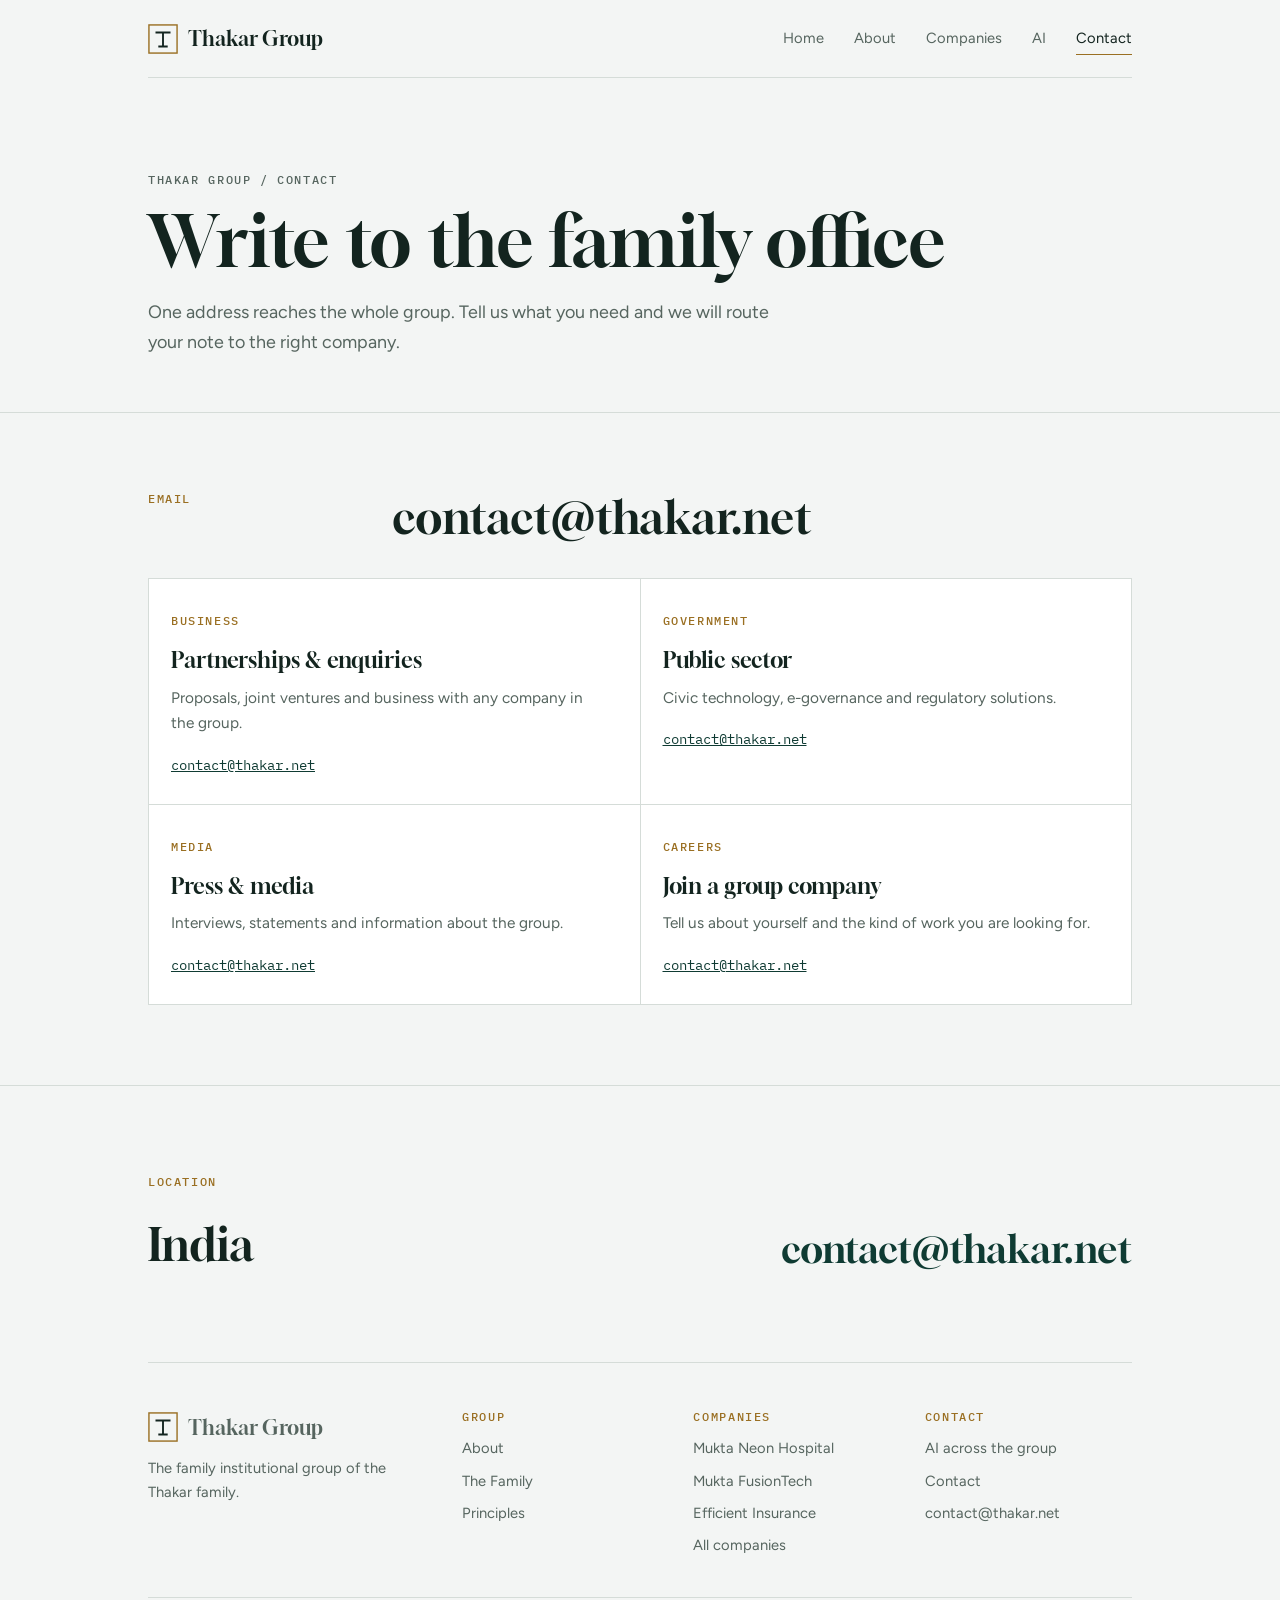
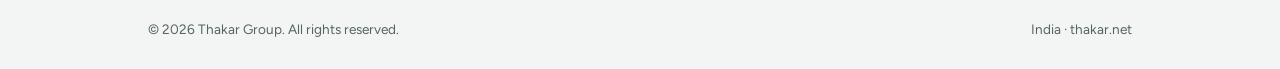
<file: contact.html>
<!doctype html><html lang="en"><head><meta charset="utf-8"><meta name="viewport" content="width=device-width,initial-scale=1,viewport-fit=cover">
<title>Contact · Thakar Group</title>
<meta name="description" content="Contact the Thakar Group family office for partnerships, public sector enquiries, media and careers.">
<link rel="canonical" href="https://www.thakar.net/contact">
<meta property="og:type" content="website"><meta property="og:site_name" content="Thakar Group">
<meta property="og:title" content="Contact · Thakar Group"><meta property="og:description" content="Contact the Thakar Group family office for partnerships, public sector enquiries, media and careers."><meta property="og:url" content="https://www.thakar.net/contact">
<meta name="theme-color" content="#0F3B33">
<link rel="icon" href="data:image/svg+xml,%3Csvg xmlns='http://www.w3.org/2000/svg' viewBox='0 0 32 32'%3E%3Crect x='1' y='1' width='30' height='30' fill='%230F3B33'/%3E%3Cpath d='M8 9h16M16 9v15M11 24h10' stroke='%23D2A653' stroke-width='2.4' fill='none'/%3E%3C/svg%3E">
<link rel="preconnect" href="https://fonts.googleapis.com"><link rel="preconnect" href="https://fonts.gstatic.com" crossorigin>
<link rel="stylesheet" href="https://fonts.googleapis.com/css2?family=Gloock&family=Figtree:wght@400;500;600&family=IBM+Plex+Mono:wght@500&family=Tiro+Devanagari+Hindi&display=swap">
<link rel="stylesheet" href="/styles.css">
</head><body>
<a class="skip" href="#main">Skip to content</a>
<div class="wrap">
  <header class="top">
    <a class="mark" href="/" aria-label="Thakar Group home">
      <svg viewBox="0 0 32 32" aria-hidden="true"><rect x="1" y="1" width="30" height="30" fill="none" stroke="var(--brass)" stroke-width="1.5"/><path d="M8 9h16M16 9v15M11 24h10" stroke="var(--ink)" stroke-width="2" fill="none"/></svg>
      Thakar Group
    </a>
    <nav class="main" aria-label="Main"><a href="/">Home</a><a href="/about">About</a><a href="/companies">Companies</a><a href="/ai">AI</a><a href="/contact" aria-current="page">Contact</a></nav>
    <details class="menu"><summary aria-label="Menu">Menu</summary><div class="panel"><a href="/">Home</a><a href="/about">About</a><a href="/companies">Companies</a><a href="/ai">AI</a><a href="/contact" aria-current="page">Contact</a></div></details>
  </header>
</div>
<main id="main">
<div class="wrap page-hero">
  <div class="crumb"><a href="/">Thakar Group</a> / Contact</div>
  <h1>Write to the family office</h1>
  <p>One address reaches the whole group. Tell us what you need and we will route your note to the right company.</p>
</div>

<section>
  <div class="wrap">
    <div class="sec-head"><span class="label">Email</span><div><h2>contact@thakar.net</h2></div></div>
    <div class="desks">
      <div class="desk"><span class="label">Business</span><h3>Partnerships &amp; enquiries</h3><p>Proposals, joint ventures and business with any company in the group.</p><a href="mailto:contact@thakar.net?subject=Business%20enquiry">contact@thakar.net</a></div>
      <div class="desk"><span class="label">Government</span><h3>Public sector</h3><p>Civic technology, e-governance and regulatory solutions.</p><a href="mailto:contact@thakar.net?subject=Public%20sector%20enquiry">contact@thakar.net</a></div>
      <div class="desk"><span class="label">Media</span><h3>Press &amp; media</h3><p>Interviews, statements and information about the group.</p><a href="mailto:contact@thakar.net?subject=Media%20enquiry">contact@thakar.net</a></div>
      <div class="desk"><span class="label">Careers</span><h3>Join a group company</h3><p>Tell us about yourself and the kind of work you are looking for.</p><a href="mailto:contact@thakar.net?subject=Careers">contact@thakar.net</a></div>
    </div>
  </div>
</section>

<section>
  <div class="wrap cta">
    <div><span class="label">Location</span><h2 style="font-size:clamp(1.9rem,4vw,2.8rem);margin-top:14px">India</h2></div>
    <a class="addr" href="mailto:contact@thakar.net">contact@thakar.net</a>
  </div>
</section>
</main>
<div class="wrap">
  <footer class="site">
    <div class="foot-grid">
      <div>
        <a class="mark" href="/"><svg viewBox="0 0 32 32" aria-hidden="true"><rect x="1" y="1" width="30" height="30" fill="none" stroke="var(--brass)" stroke-width="1.5"/><path d="M8 9h16M16 9v15M11 24h10" stroke="var(--ink)" stroke-width="2" fill="none"/></svg>Thakar Group</a>
        <p>The family institutional group of the Thakar family.</p>
      </div>
      <div><h4>Group</h4><ul><li><a href="/about">About</a></li><li><a href="/about#family">The Family</a></li><li><a href="/about#principles">Principles</a></li></ul></div>
      <div><h4>Companies</h4><ul><li><a href="/companies#hospital">Mukta Neon Hospital</a></li><li><a href="/companies#fusiontech">Mukta FusionTech</a></li><li><a href="/companies#insurance">Efficient Insurance</a></li><li><a href="/companies">All companies</a></li></ul></div>
      <div><h4>Contact</h4><ul><li><a href="/ai">AI across the group</a></li><li><a href="/contact">Contact</a></li><li><a href="mailto:contact@thakar.net">contact@thakar.net</a></li></ul></div>
    </div>
    <div class="foot-base"><span>© 2026 Thakar Group. All rights reserved.</span><span>India · thakar.net</span></div>
  </footer>
</div>
</body></html>
</file>
<file: styles.css>
/* Thakar Group — shared styles. Single-column ledger layout; brass rules mark sections. */
:root{
  --bg:#F3F5F4; --surface:#FFFFFF; --ink:#13241F; --muted:#56655F; --line:#D5DCD8;
  --brass:#9A6F22; --deep:#0F3B33; --on-deep:#F3F5F4;
  --display:"Gloock","Georgia",serif; --body:"Figtree",system-ui,sans-serif;
  --mono:"IBM Plex Mono",ui-monospace,monospace; --deva:"Tiro Devanagari Hindi","Noto Serif Devanagari",serif;
}
@media (prefers-color-scheme:dark){:root:not([data-theme="light"]){
  --bg:#0D1715; --surface:#14211E; --ink:#E7ECE9; --muted:#97A6A0; --line:#28382F; --brass:#D2A653; --deep:#8FC9B9; --on-deep:#0D1715; color-scheme:dark}}
:root[data-theme="dark"]{--bg:#0D1715; --surface:#14211E; --ink:#E7ECE9; --muted:#97A6A0; --line:#28382F; --brass:#D2A653; --deep:#8FC9B9; --on-deep:#0D1715; color-scheme:dark}

*{box-sizing:border-box}
html{scroll-behavior:smooth}
body{background:var(--bg);color:var(--ink);font:400 1.0625rem/1.65 var(--body);margin:0}
.wrap{max-width:1080px;margin:0 auto;padding-inline:clamp(16px,5vw,48px)}
a{color:inherit}
a:focus-visible,summary:focus-visible{outline:2px solid var(--brass);outline-offset:3px}
.label{font:500 .72rem/1 var(--mono);letter-spacing:.14em;text-transform:uppercase;color:var(--brass)}
h1,h2,h3{font-family:var(--display);font-weight:400;text-wrap:balance;margin:0}
p{text-wrap:pretty}
.skip{position:absolute;left:-999px}
.skip:focus{left:16px;top:16px;background:var(--surface);padding:8px 12px;z-index:10}

/* Header */
header.top{display:flex;justify-content:space-between;align-items:center;gap:16px;padding-block:22px;border-bottom:1px solid var(--line)}
.mark{display:flex;align-items:center;gap:10px;text-decoration:none;font-family:var(--display);font-size:1.25rem}
.mark svg{width:30px;height:30px;flex:none}
nav.main{display:flex;gap:clamp(14px,3vw,30px);font-size:.92rem}
nav.main a{text-decoration:none;color:var(--muted);padding-block:4px;border-bottom:1px solid transparent}
nav.main a:hover{color:var(--ink)}
nav.main a[aria-current="page"]{color:var(--ink);border-bottom-color:var(--brass)}
details.menu{display:none;position:relative}
details.menu summary{list-style:none;cursor:pointer;font:500 .72rem/1 var(--mono);letter-spacing:.14em;text-transform:uppercase;border:1px solid var(--line);padding:10px 12px}
details.menu summary::-webkit-details-marker{display:none}
details.menu[open] summary{border-color:var(--brass)}
details.menu .panel{position:absolute;right:0;top:calc(100% + 8px);background:var(--surface);border:1px solid var(--line);min-width:200px;display:flex;flex-direction:column;z-index:5}
details.menu .panel a{padding:14px 18px;text-decoration:none;border-bottom:1px solid var(--line)}
details.menu .panel a:last-child{border-bottom:0}
details.menu .panel a[aria-current="page"]{color:var(--brass)}

/* Page hero */
.hero{display:grid;grid-template-columns:1.4fr 1fr;gap:clamp(24px,5vw,64px);align-items:end;padding-block:clamp(48px,9vw,104px) clamp(40px,6vw,72px)}
.hero h1{font-size:clamp(2.6rem,7vw,5.2rem);line-height:1.02;letter-spacing:-.01em;margin-top:18px}
.hero h1 em{font-style:normal;color:var(--deep)}
.hero p{color:var(--muted);max-width:46ch;margin:20px 0 0}
.deva{font-family:var(--deva);font-size:clamp(4rem,12vw,8.5rem);line-height:1;color:var(--brass);text-align:right}
.deva small{display:block;font:500 .72rem/1.6 var(--mono);letter-spacing:.14em;text-transform:uppercase;color:var(--muted);margin-top:12px}
.page-hero{padding-block:clamp(48px,8vw,96px) clamp(32px,5vw,56px)}
.page-hero h1{font-size:clamp(2.4rem,6vw,4.4rem);line-height:1.04;margin-top:18px;max-width:18ch}
.page-hero p{color:var(--muted);max-width:58ch;margin:20px 0 0;font-size:1.12rem}
.crumb{font:500 .72rem/1 var(--mono);letter-spacing:.14em;text-transform:uppercase;color:var(--muted)}
.crumb a{text-decoration:none}
.crumb a:hover{color:var(--ink)}

/* Sections */
section{padding-block:clamp(40px,7vw,80px);border-top:1px solid var(--line)}
.sec-head{display:grid;grid-template-columns:220px 1fr;gap:24px;margin-bottom:36px}
.sec-head h2{font-size:clamp(1.9rem,4vw,2.8rem);line-height:1.1}
.sec-head p{color:var(--muted);max-width:60ch;margin:12px 0 0}
.prose{max-width:64ch}
.prose p{margin:0 0 1.1em}
.prose p:first-child{font-family:var(--display);font-size:clamp(1.35rem,2.6vw,1.7rem);line-height:1.35;color:var(--ink)}
.prose p{color:var(--muted)}

/* Sector strip */
.sectors{display:grid;grid-template-columns:repeat(6,1fr);border-block:1px solid var(--line)}
.sectors div{padding:20px 14px;border-left:1px solid var(--line);font:500 .72rem/1.4 var(--mono);letter-spacing:.1em;text-transform:uppercase;color:var(--muted)}
.sectors div:first-child{border-left:0;padding-left:0}
.sectors b{display:block;font:400 1.6rem/1 var(--display);letter-spacing:0;text-transform:none;color:var(--brass);margin-bottom:10px}

/* Family */
.family{display:grid;grid-template-columns:repeat(4,1fr);gap:1px;background:var(--line);border:1px solid var(--line)}
.person{background:var(--surface);padding:28px 22px;display:flex;flex-direction:column;gap:14px;min-width:0}
.mono{width:56px;height:56px;border-radius:50%;display:grid;place-items:center;font-family:var(--display);font-size:1.3rem;border:1px solid var(--brass);color:var(--brass)}
.person.elder .mono{background:var(--deep);color:var(--on-deep);border-color:var(--deep)}
.person h3{font-size:1.45rem;line-height:1.15}
.person .role{font-size:.92rem;color:var(--muted)}

/* Ventures ledger */
.ventures{list-style:none;margin:0;padding:0}
.venture{display:grid;grid-template-columns:48px 1.2fr 1fr;gap:20px;padding-block:22px;border-bottom:1px solid var(--line);align-items:baseline}
.venture:first-child{border-top:1px solid var(--line)}
.venture .idx{font:500 .8rem var(--mono);color:var(--brass);font-variant-numeric:tabular-nums}
.venture h3{font-size:1.4rem;line-height:1.2}
.venture h3 a{text-decoration:none}
.venture h3 a:hover{color:var(--deep)}
.entity{font:500 .72rem/1.5 var(--mono);letter-spacing:.08em;text-transform:uppercase;color:var(--muted);margin-top:6px}
.venture p{margin:0;color:var(--muted);font-size:.98rem}

/* Company detail */
.company{display:grid;grid-template-columns:220px 1fr;gap:24px;scroll-margin-top:24px}
.company .num{font:400 clamp(3rem,7vw,4.6rem)/1 var(--display);color:var(--brass)}
.company h2{font-size:clamp(1.9rem,4vw,2.6rem);line-height:1.1}
.company .lede{color:var(--muted);max-width:60ch;margin:14px 0 0;font-size:1.08rem}
.facts{display:grid;grid-template-columns:repeat(2,1fr);gap:1px;background:var(--line);border:1px solid var(--line);margin-top:28px}
.facts div{background:var(--surface);padding:18px 20px}
.facts dt{font:500 .68rem/1 var(--mono);letter-spacing:.14em;text-transform:uppercase;color:var(--brass);margin-bottom:10px}
.facts dd{margin:0;font-size:.98rem}
.facts ul{margin:0;padding-left:1.1em}
.facts li+li{margin-top:4px}

/* Cards */
.cards{display:grid;grid-template-columns:repeat(3,1fr);gap:1px;background:var(--line);border:1px solid var(--line)}
.card{background:var(--surface);padding:26px 22px;display:flex;flex-direction:column;gap:10px;text-decoration:none;min-width:0}
.card h3{font-size:1.35rem;line-height:1.2}
.card p{margin:0;color:var(--muted);font-size:.96rem}
.card .go{margin-top:auto;padding-top:10px;font:500 .72rem/1 var(--mono);letter-spacing:.14em;text-transform:uppercase;color:var(--brass)}
a.card:hover h3{color:var(--deep)}

/* Values */
.values{display:grid;grid-template-columns:repeat(3,1fr);gap:clamp(20px,4vw,48px)}
.values h3{font-size:1.35rem;margin:10px 0 8px}
.values p{margin:0;color:var(--muted)}

/* Band / CTA */
.band{background:var(--deep);color:var(--on-deep);border-top:0}
.band .label{color:var(--on-deep);opacity:.75}
.band h2{font-size:clamp(1.9rem,4.4vw,3rem);line-height:1.1;margin-top:14px;max-width:22ch}
.band p{opacity:.85;max-width:56ch;margin:16px 0 0}
.cta{display:grid;grid-template-columns:1fr auto;gap:24px;align-items:end}
.btn{display:inline-block;font:500 .78rem/1 var(--mono);letter-spacing:.12em;text-transform:uppercase;text-decoration:none;padding:16px 22px;border:1px solid currentColor}
.btn:hover{background:var(--on-deep);color:var(--deep)}
.btn.solid{background:var(--deep);color:var(--on-deep);border-color:var(--deep)}
.btn.solid:hover{background:transparent;color:var(--deep)}

/* Contact */
.desks{display:grid;grid-template-columns:repeat(2,1fr);gap:1px;background:var(--line);border:1px solid var(--line)}
.desk{background:var(--surface);padding:26px 22px}
.desk h3{font-size:1.35rem;margin:10px 0 6px}
.desk p{margin:0 0 14px;color:var(--muted);font-size:.96rem}
.desk a{font-family:var(--mono);font-size:.88rem;color:var(--deep)}
.addr{font-family:var(--display);font-size:clamp(1.5rem,4vw,2.4rem);color:var(--deep);text-decoration:none;word-break:break-word}

/* Footer */
footer.site{border-top:1px solid var(--line);padding-block:48px 28px}
.foot-grid{display:grid;grid-template-columns:1.4fr repeat(3,1fr);gap:24px}
.foot-grid h4{font:500 .72rem/1 var(--mono);letter-spacing:.14em;text-transform:uppercase;color:var(--brass);margin:0 0 14px}
.foot-grid ul{list-style:none;margin:0;padding:0;display:grid;gap:8px;font-size:.92rem}
.foot-grid a{text-decoration:none;color:var(--muted)}
.foot-grid a:hover{color:var(--ink)}
.foot-grid p{color:var(--muted);font-size:.92rem;margin:12px 0 0;max-width:32ch}
.foot-base{display:flex;justify-content:space-between;gap:16px;flex-wrap:wrap;margin-top:40px;padding-top:20px;border-top:1px solid var(--line);font-size:.85rem;color:var(--muted)}

@media (max-width:860px){
  nav.main{display:none}
  details.menu{display:block}
  .family{grid-template-columns:repeat(2,1fr)}
  .sec-head,.hero,.company{grid-template-columns:1fr}
  .deva{text-align:left}
  .values,.cards{grid-template-columns:1fr}
  .sectors{grid-template-columns:repeat(3,1fr)}
  .sectors div:nth-child(4){border-left:0;padding-left:0}
  .sectors div:nth-child(n+4){border-top:1px solid var(--line)}
  .foot-grid{grid-template-columns:1fr 1fr}
  .foot-grid > div:first-child{grid-column:1/-1}
}
@media (max-width:560px){
  .family,.facts,.desks{grid-template-columns:1fr}
  .venture{grid-template-columns:36px 1fr}
  .venture p{grid-column:2}
  .cta{grid-template-columns:1fr}
  .sectors{grid-template-columns:repeat(2,1fr)}
  .sectors div{border-left:0;padding-left:0}
  .sectors div:nth-child(n+3){border-top:1px solid var(--line)}
  .sectors div:nth-child(even){border-left:1px solid var(--line);padding-left:14px}
}
.prose.offset{margin-left:244px}
.facts div:last-child:nth-child(odd){grid-column:1/-1}
@media (max-width:860px){.prose.offset{margin-left:0}}
</file>
